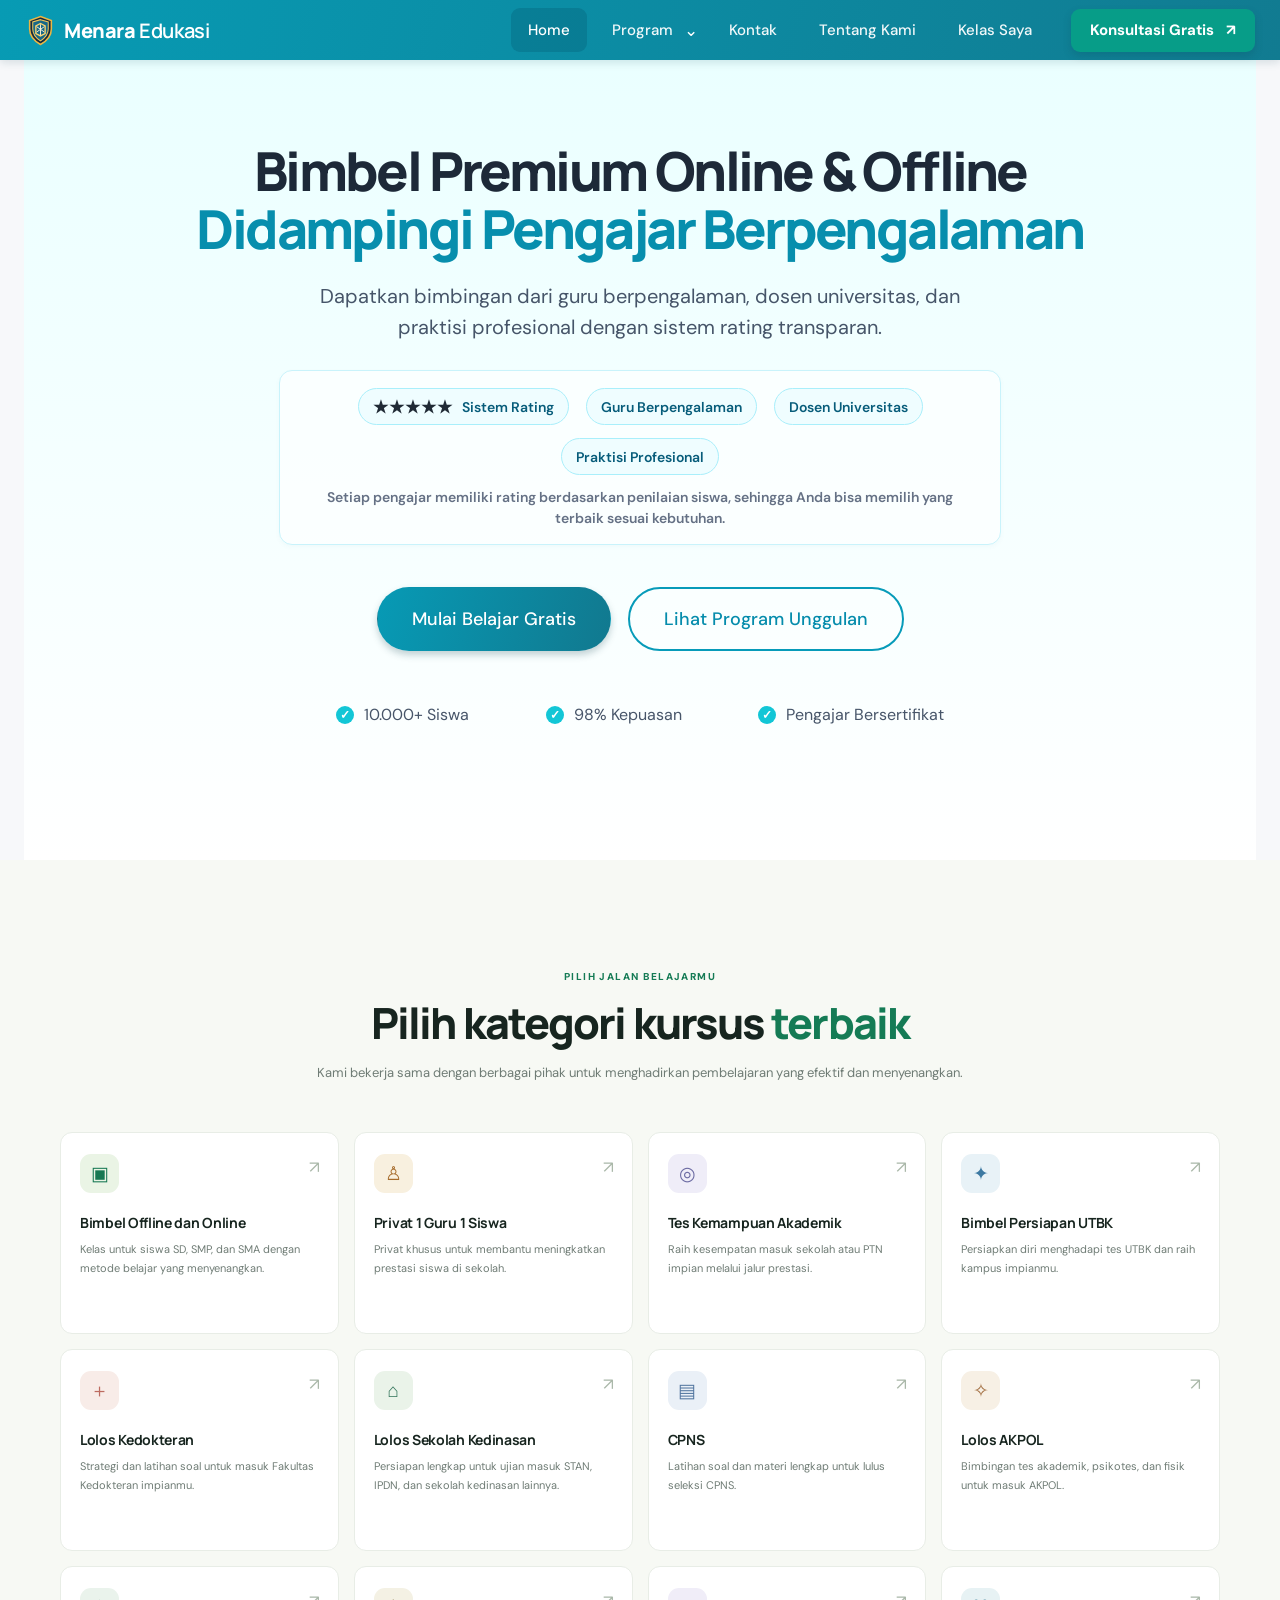
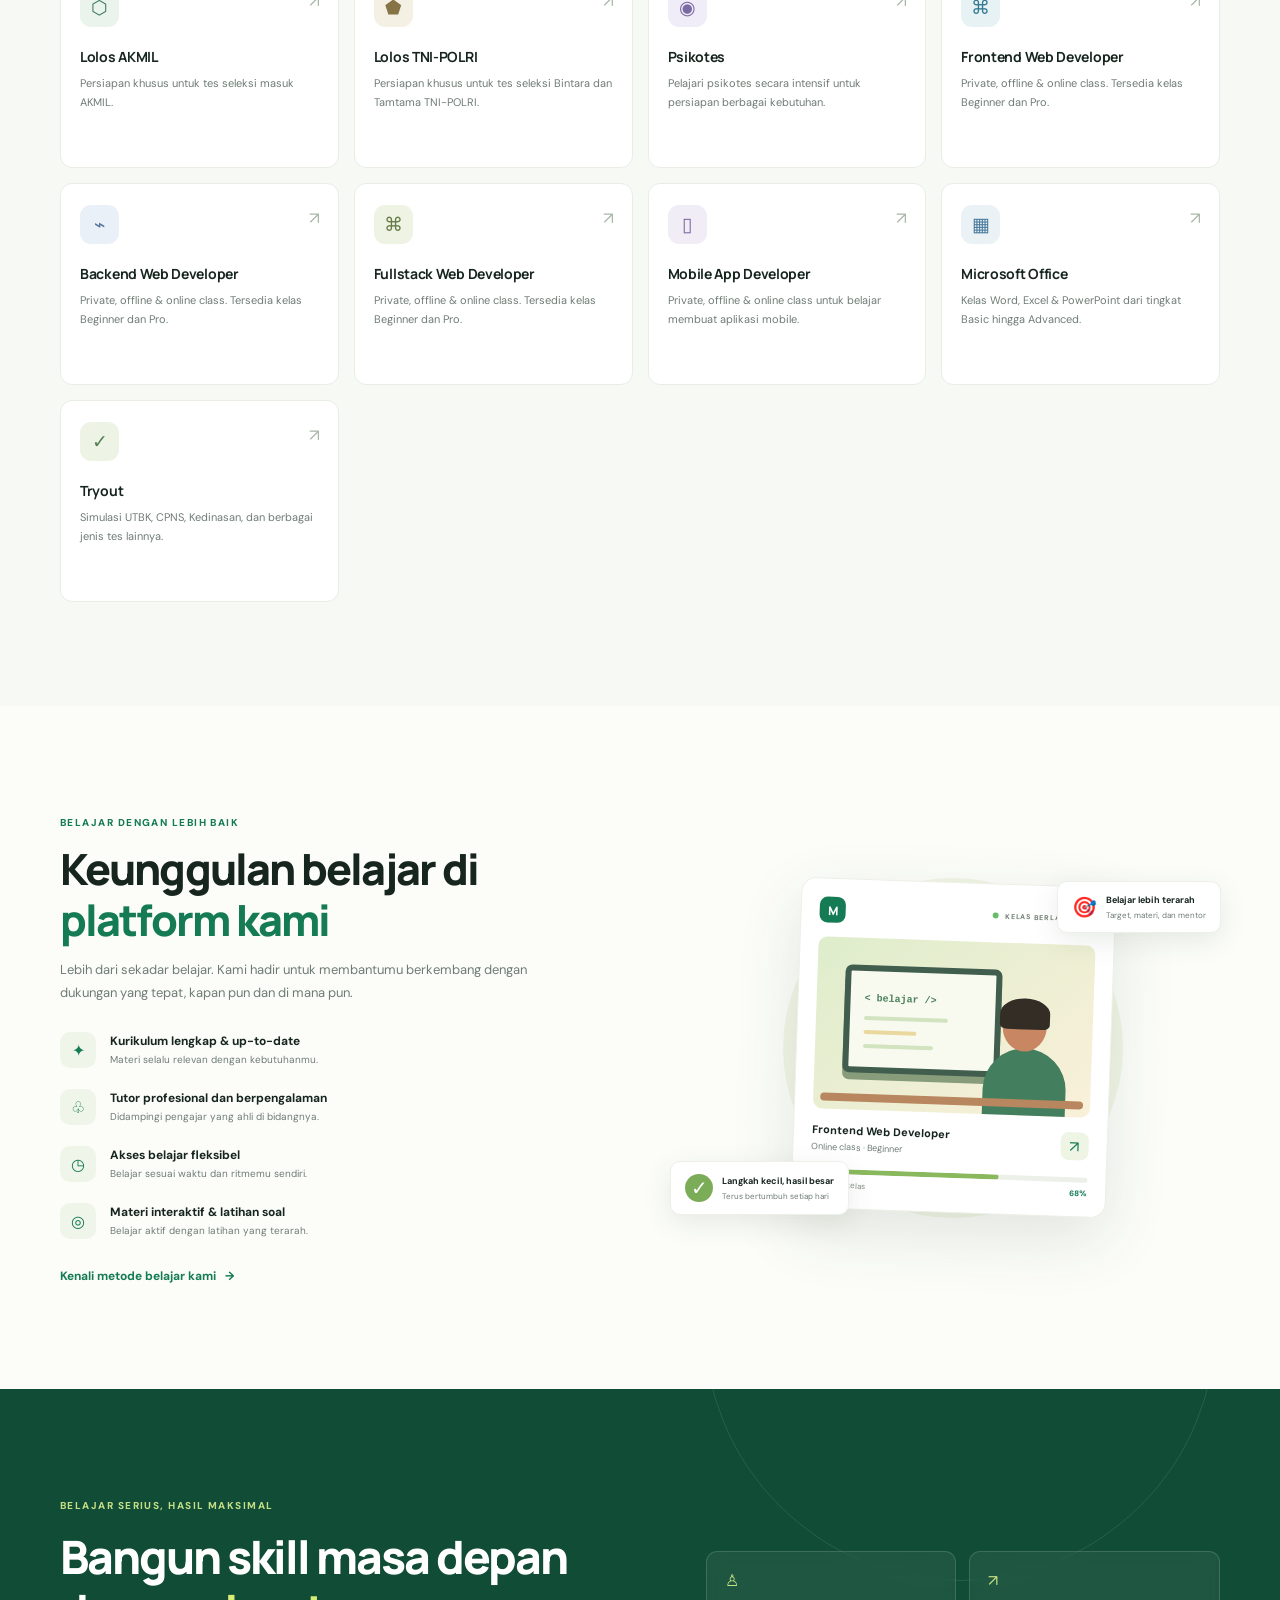
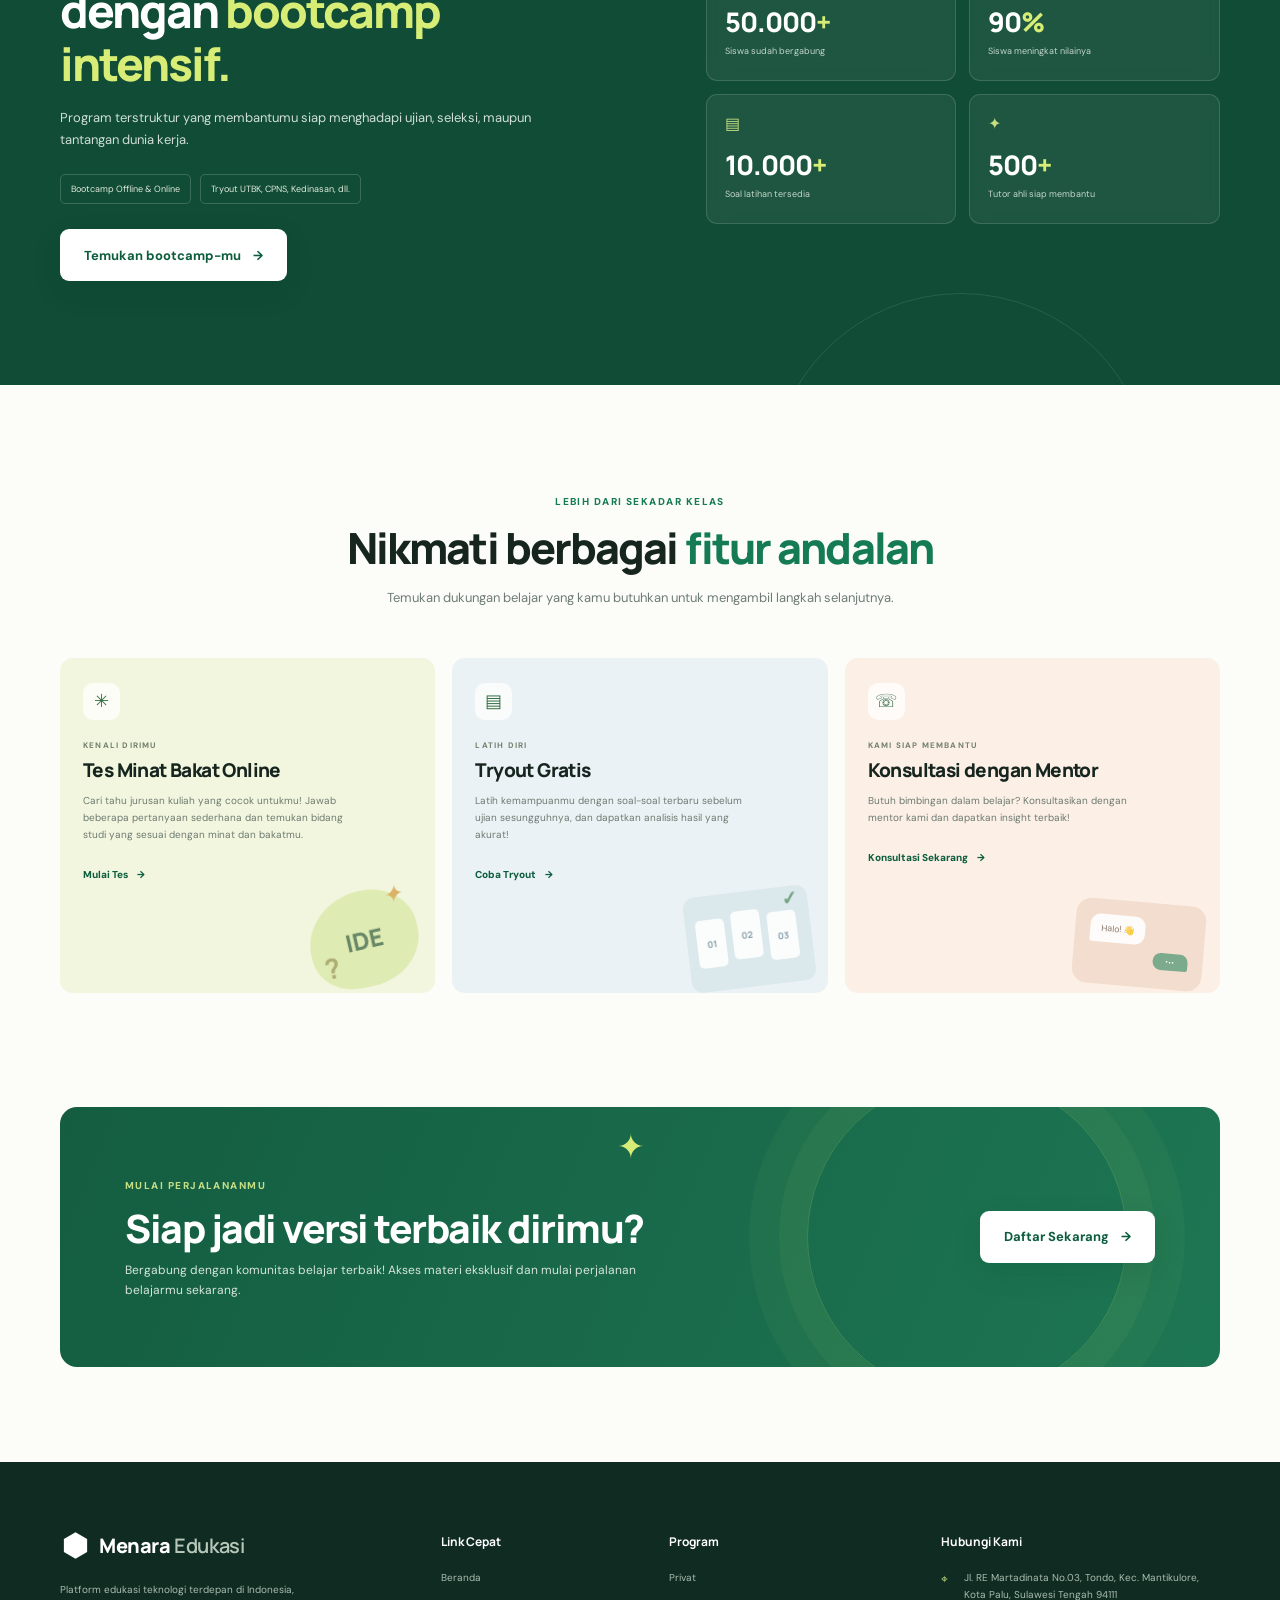
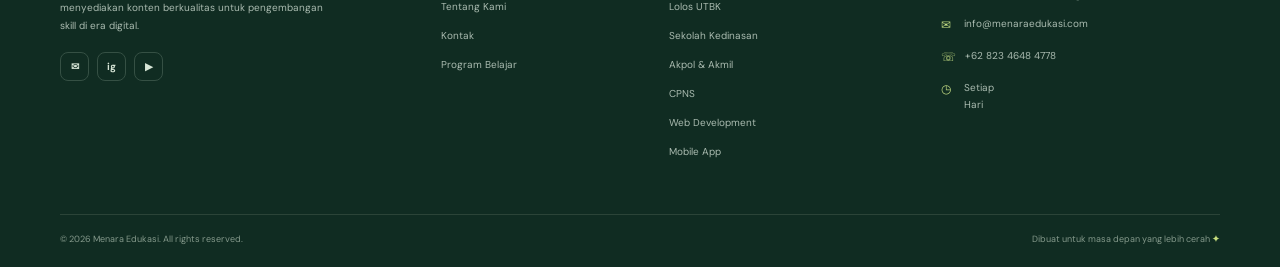
<file: index.html>
<!doctype html>
<html lang="id">
  <head>
    <meta charset="UTF-8" />
    <meta name="viewport" content="width=device-width, initial-scale=1.0" />
    <meta
      name="description"
      content="Menara Edukasi menyediakan bimbel online dan offline, kelas privat, bootcamp, dan tryout bersama pengajar berpengalaman."
    />
    <title>Menara Edukasi — Belajar, Bertumbuh, Berprestasi</title>
    <link rel="preconnect" href="https://fonts.googleapis.com" />
    <link rel="preconnect" href="https://fonts.gstatic.com" crossorigin />
    <link
      href="https://fonts.googleapis.com/css2?family=DM+Sans:wght@400;500;600;700&family=Manrope:wght@400;500;600;700;800&display=swap"
      rel="stylesheet"
    />
    <link rel="stylesheet" href="style.css" />
    <script src="script.js" defer></script>
  </head>
  <body>
    <header class="site-header">
      <nav class="navigation container" aria-label="Navigasi utama">
        <a class="brand" href="#beranda" aria-label="Menara Edukasi, beranda">
          <span class="brand-mark" aria-hidden="true">
            <svg viewBox="0 0 40 40" fill="none">
              <path d="M20 2 34 7v11c0 9-5.8 15.4-14 20C11.8 33.4 6 27 6 18V7l14-5Z" fill="#15293D" stroke="#E9B644" stroke-width="2" />
              <path d="M20 6 30 9v9c0 6.7-3.9 11.5-10 15.4C13.9 29.5 10 24.7 10 18V9l10-3Z" fill="#176889" stroke="#F0C65A" stroke-width="1.3" />
              <path d="M14 24V14l6-3 6 3v10l-6 3-6-3Z" stroke="#FFD66C" stroke-width="1.7" />
              <path d="M20 12v14m-5-11 10 7m0-7-10 7" stroke="#fff5d5" stroke-width="1.2" />
            </svg>
          </span>
          <span>Menara<span class="brand-light"> Edukasi</span></span>
        </a>

        <button class="menu-toggle" type="button" aria-expanded="false" aria-controls="primary-menu">
          <span class="sr-only">Buka menu</span>
          <span></span><span></span><span></span>
        </button>

        <div class="navigation-menu" id="primary-menu">
          <div class="nav-links">
            <a class="nav-link active" href="#beranda">Home</a>
            <div class="nav-program-wrap">
              <a class="nav-link nav-program" href="#program">Program</a>
              <button class="program-toggle" type="button" aria-label="Buka submenu Program" aria-expanded="false" aria-controls="program-submenu">
                <span aria-hidden="true">⌄</span>
              </button>
              <div class="nav-dropdown" id="program-submenu">
                <a href="calistung.html">Calistung</a>
                <a href="https://www.menaraedukasi.com/privat">Privat 1 Guru 1 Siswa</a>
                <a href="https://www.menaraedukasi.com/utbk">UTBK</a>
                <a href="https://www.menaraedukasi.com/kedinasan">Lolos Sekolah Kedinasan</a>
                <a href="https://www.menaraedukasi.com/cpns">CPNS</a>
                <a href="https://www.menaraedukasi.com/tni-polri">Lolos TNI-POLRI</a>
                <a href="https://www.menaraedukasi.com/web-developer">Web Developer</a>
                <a href="https://www.menaraedukasi.com/mobile-app">Mobile App Developer</a>
                <a href="https://www.menaraedukasi.com/microsoft-office">Kursus Komputer (office)</a>
                <a href="https://www.menaraedukasi.com/bimbel-tka">Tes Kemampuan Akademik</a>
              </div>
            </div>
            <a class="nav-link" href="#kontak">Kontak</a>
            <a class="nav-link" href="#tentang">Tentang Kami</a>
            <a class="nav-link" href="#kelas">Kelas Saya</a>
          </div>
          <a class="button button-small button-primary nav-cta" href="#konsultasi">Konsultasi Gratis <span aria-hidden="true">↗</span></a>
        </div>
      </nav>
    </header>

    <main>
      <section class="hero section" id="beranda">
        <div class="hero-panel">
          <div class="hero-content">
            <h1>Bimbel Premium Online &amp; Offline<br /><span>Didampingi Pengajar Berpengalaman</span></h1>
            <p class="hero-lead">
              Dapatkan bimbingan dari guru berpengalaman, dosen universitas, dan<br class="desktop-break" />
              praktisi profesional dengan sistem rating transparan.
            </p>
            <div class="rating-panel">
              <div class="rating-badges">
                <span class="rating-badge rating-stars"><span aria-label="5 bintang">★★★★★</span> Sistem Rating</span>
                <span class="rating-badge">Guru Berpengalaman</span>
                <span class="rating-badge">Dosen Universitas</span>
                <span class="rating-badge">Praktisi Profesional</span>
              </div>
              <p>Setiap pengajar memiliki rating berdasarkan penilaian siswa, sehingga Anda bisa memilih yang<br class="desktop-break" /> terbaik sesuai kebutuhan.</p>
            </div>
            <div class="hero-actions">
              <a class="button button-primary" href="#program">Mulai Belajar Gratis</a>
              <a class="button button-outline" href="#program">Lihat Program Unggulan</a>
            </div>
            <div class="hero-stats">
              <div><span class="stat-check" aria-hidden="true">✓</span><span>10.000+ Siswa</span></div>
              <div><span class="stat-check" aria-hidden="true">✓</span><span>98% Kepuasan</span></div>
              <div><span class="stat-check" aria-hidden="true">✓</span><span>Pengajar Bersertifikat</span></div>
            </div>
          </div>
        </div>
      </section>

      <section class="section programs-section" id="program">
        <div class="container">
          <div class="section-heading centered">
            <span class="eyebrow">PILIH JALAN BELAJARMU</span>
            <h2>Pilih kategori kursus <span>terbaik</span></h2>
            <p>Kami bekerja sama dengan berbagai pihak untuk menghadirkan pembelajaran yang efektif dan menyenangkan.</p>
          </div>
          <div class="program-grid" id="program-grid"></div>
        </div>
      </section>

      <section class="section benefits-section" id="tentang">
        <div class="container benefits-grid">
          <div class="benefits-copy">
            <span class="eyebrow">BELAJAR DENGAN LEBIH BAIK</span>
            <h2>Keunggulan belajar di <span>platform kami</span></h2>
            <p>Lebih dari sekadar belajar. Kami hadir untuk membantumu berkembang dengan dukungan yang tepat, kapan pun dan di mana pun.</p>
            <ul class="benefit-list">
              <li><span class="benefit-icon">✦</span><span><strong>Kurikulum lengkap &amp; up-to-date</strong><small>Materi selalu relevan dengan kebutuhanmu.</small></span></li>
              <li><span class="benefit-icon">♧</span><span><strong>Tutor profesional dan berpengalaman</strong><small>Didampingi pengajar yang ahli di bidangnya.</small></span></li>
              <li><span class="benefit-icon">◷</span><span><strong>Akses belajar fleksibel</strong><small>Belajar sesuai waktu dan ritmemu sendiri.</small></span></li>
              <li><span class="benefit-icon">◎</span><span><strong>Materi interaktif &amp; latihan soal</strong><small>Belajar aktif dengan latihan yang terarah.</small></span></li>
            </ul>
            <a class="text-link" href="#konsultasi">Kenali metode belajar kami <span aria-hidden="true">→</span></a>
          </div>
          <div class="benefits-visual">
            <div class="benefit-card-main">
              <div class="benefit-card-top"><span class="mini-mark">M</span><span class="live-label"><i></i> KELAS BERLANGSUNG</span></div>
              <div class="learning-art">
                <div class="learning-screen">
                  <span class="screen-code">&lt; belajar /&gt;</span>
                  <span class="screen-line line-a"></span><span class="screen-line line-b"></span><span class="screen-line line-c"></span>
                </div>
                <div class="learning-person"><span></span><i></i></div>
                <div class="learning-desk"></div>
              </div>
              <div class="class-info"><span><strong>Frontend Web Developer</strong><small>Online class · Beginner</small></span><span class="class-arrow">↗</span></div>
              <div class="class-progress"><span></span></div>
              <div class="progress-label"><span>Progress kelas</span><b>68%</b></div>
            </div>
            <div class="benefit-note note-top"><span>🎯</span><span><strong>Belajar lebih terarah</strong><small>Target, materi, dan mentor</small></span></div>
            <div class="benefit-note note-bottom"><span class="note-check">✓</span><span><strong>Langkah kecil, hasil besar</strong><small>Terus bertumbuh setiap hari</small></span></div>
            <div class="visual-decoration"></div>
          </div>
        </div>
      </section>

      <section class="section bootcamp-section" id="kelas">
        <div class="container bootcamp-grid">
          <div class="bootcamp-copy">
            <span class="eyebrow eyebrow-light">BELAJAR SERIUS, HASIL MAKSIMAL</span>
            <h2>Bangun skill masa depan dengan <span>bootcamp intensif.</span></h2>
            <p>Program terstruktur yang membantumu siap menghadapi ujian, seleksi, maupun tantangan dunia kerja.</p>
            <div class="bootcamp-pills"><span>Bootcamp Offline &amp; Online</span><span>Tryout UTBK, CPNS, Kedinasan, dll.</span></div>
            <a class="button button-white" href="#program">Temukan bootcamp-mu <span aria-hidden="true">→</span></a>
          </div>
          <div class="bootcamp-stats">
            <div class="stat-card"><span class="stat-icon">♙</span><strong>50.000<span>+</span></strong><small>Siswa sudah bergabung</small></div>
            <div class="stat-card"><span class="stat-icon">↗</span><strong>90<span>%</span></strong><small>Siswa meningkat nilainya</small></div>
            <div class="stat-card"><span class="stat-icon">▤</span><strong>10.000<span>+</span></strong><small>Soal latihan tersedia</small></div>
            <div class="stat-card"><span class="stat-icon">✦</span><strong>500<span>+</span></strong><small>Tutor ahli siap membantu</small></div>
          </div>
        </div>
      </section>

      <section class="section features-section">
        <div class="container">
          <div class="section-heading centered">
            <span class="eyebrow">LEBIH DARI SEKADAR KELAS</span>
            <h2>Nikmati berbagai <span>fitur andalan</span></h2>
            <p>Temukan dukungan belajar yang kamu butuhkan untuk mengambil langkah selanjutnya.</p>
          </div>
          <div class="feature-grid">
            <article class="feature-card feature-lime">
              <span class="feature-icon">✳</span><span class="feature-tag">KENALI DIRIMU</span>
              <h3>Tes Minat Bakat Online</h3>
              <p>Cari tahu jurusan kuliah yang cocok untukmu! Jawab beberapa pertanyaan sederhana dan temukan bidang studi yang sesuai dengan minat dan bakatmu.</p>
              <a href="#konsultasi" class="feature-link">Mulai Tes <span>→</span></a>
              <div class="feature-decoration interest-decoration"><span>IDE</span><i>✦</i><b>?</b></div>
            </article>
            <article class="feature-card feature-blue">
              <span class="feature-icon">▤</span><span class="feature-tag">LATIH DIRI</span>
              <h3>Tryout Gratis</h3>
              <p>Latih kemampuanmu dengan soal-soal terbaru sebelum ujian sesungguhnya, dan dapatkan analisis hasil yang akurat!</p>
              <a href="#program" class="feature-link">Coba Tryout <span>→</span></a>
              <div class="feature-decoration tryout-decoration"><span>01</span><span>02</span><span>03</span><b>✓</b></div>
            </article>
            <article class="feature-card feature-peach" id="konsultasi">
              <span class="feature-icon">☏</span><span class="feature-tag">KAMI SIAP MEMBANTU</span>
              <h3>Konsultasi dengan Mentor</h3>
              <p>Butuh bimbingan dalam belajar? Konsultasikan dengan mentor kami dan dapatkan insight terbaik!</p>
              <a href="mailto:info@menaraedukasi.com?subject=Konsultasi%20belajar" class="feature-link">Konsultasi Sekarang <span>→</span></a>
              <div class="feature-decoration mentor-decoration"><span>Halo! 👋</span><i>•••</i></div>
            </article>
          </div>
        </div>
      </section>

      <section class="section signup-section">
        <div class="container signup-banner">
          <div class="signup-sparkle">✦</div>
          <div class="signup-copy">
            <span class="eyebrow eyebrow-light">MULAI PERJALANANMU</span>
            <h2>Siap jadi versi terbaik dirimu?</h2>
            <p>Bergabung dengan komunitas belajar terbaik! Akses materi eksklusif dan mulai perjalanan belajarmu sekarang.</p>
          </div>
          <a class="button button-white" href="mailto:info@menaraedukasi.com?subject=Daftar%20Menara%20Edukasi">Daftar Sekarang <span aria-hidden="true">→</span></a>
          <div class="signup-orbit"></div>
        </div>
      </section>
    </main>

    <footer class="site-footer" id="kontak">
      <div class="container footer-main">
        <div class="footer-about">
          <a class="brand footer-brand" href="#beranda">
            <span class="brand-mark" aria-hidden="true">
              <svg viewBox="0 0 40 40" fill="none"><path d="M20 3 35 11.5v17L20 37 5 28.5v-17L20 3Z" fill="currentColor" /><path d="M13 25V15l7-4 7 4v10l-7 4-7-4Z" stroke="white" stroke-width="2" /></svg>
            </span>
            <span>Menara<span class="brand-light"> Edukasi</span></span>
          </a>
          <p>Platform edukasi teknologi terdepan di Indonesia, menyediakan konten berkualitas untuk pengembangan skill di era digital.</p>
          <div class="social-links" aria-label="Media sosial">
            <a href="mailto:info@menaraedukasi.com" aria-label="Email">✉</a>
            <a href="https://www.instagram.com/" target="_blank" rel="noreferrer" aria-label="Instagram">ig</a>
            <a href="https://www.youtube.com/" target="_blank" rel="noreferrer" aria-label="YouTube">▶</a>
          </div>
        </div>
        <div class="footer-column">
          <h3>Link Cepat</h3>
          <a href="#beranda">Beranda</a><a href="#tentang">Tentang Kami</a><a href="#kontak">Kontak</a><a href="#program">Program Belajar</a>
        </div>
        <div class="footer-column">
          <h3>Program</h3>
          <a href="#program">Privat</a><a href="#program">Lolos UTBK</a><a href="#program">Sekolah Kedinasan</a><a href="#program">Akpol &amp; Akmil</a><a href="#program">CPNS</a><a href="#program">Web Development</a><a href="#program">Mobile App</a>
        </div>
        <div class="footer-column footer-contact">
          <h3>Hubungi Kami</h3>
          <p><span>⌖</span> Jl. RE Martadinata No.03, Tondo, Kec. Mantikulore, Kota Palu, Sulawesi Tengah 94111</p>
          <a href="mailto:info@menaraedukasi.com"><span>✉</span> info@menaraedukasi.com</a>
          <a href="tel:+6282346484778"><span>☏</span> +62 823 4648 4778</a>
          <p><span>◷</span> Setiap Hari</p>
        </div>
      </div>
      <div class="container footer-bottom">
        <span>© 2026 Menara Edukasi. All rights reserved.</span>
        <span>Dibuat untuk masa depan yang lebih cerah <b>✦</b></span>
      </div>
    </footer>
  </body>
</html>
</file>
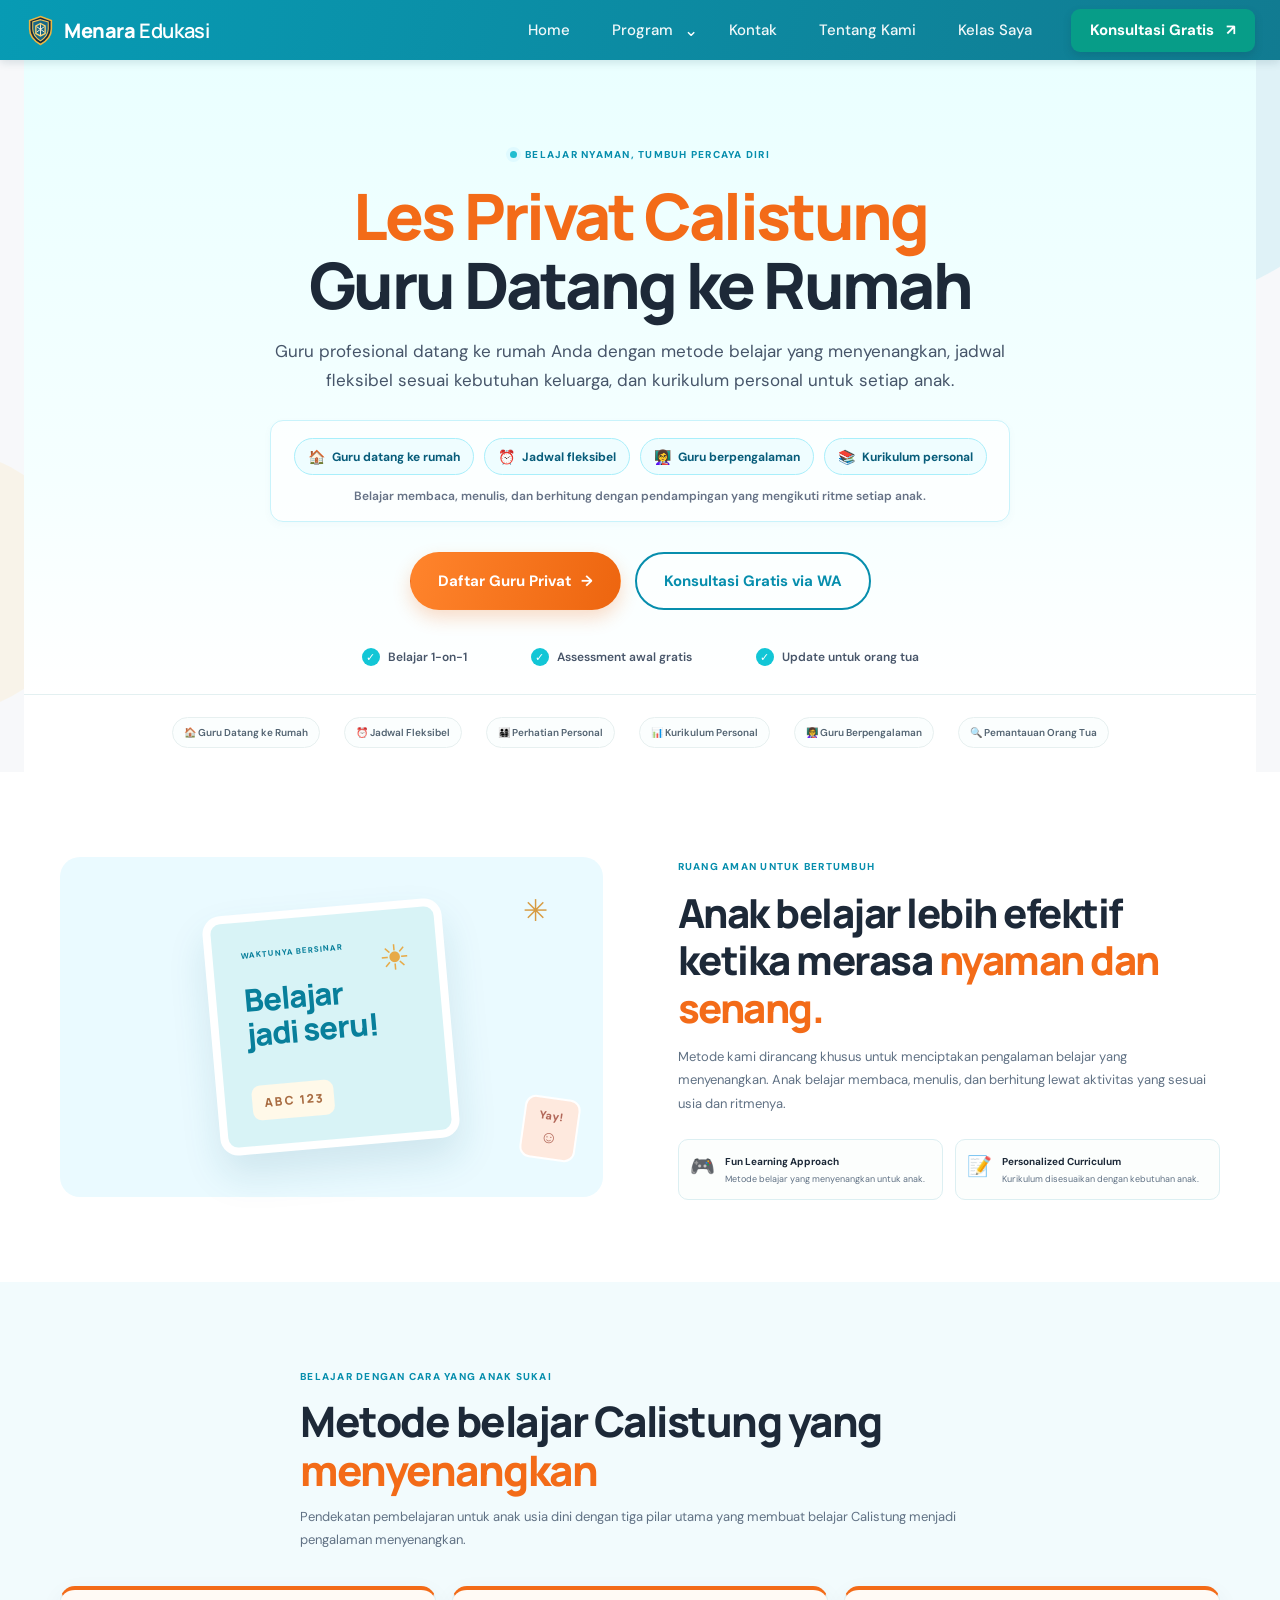
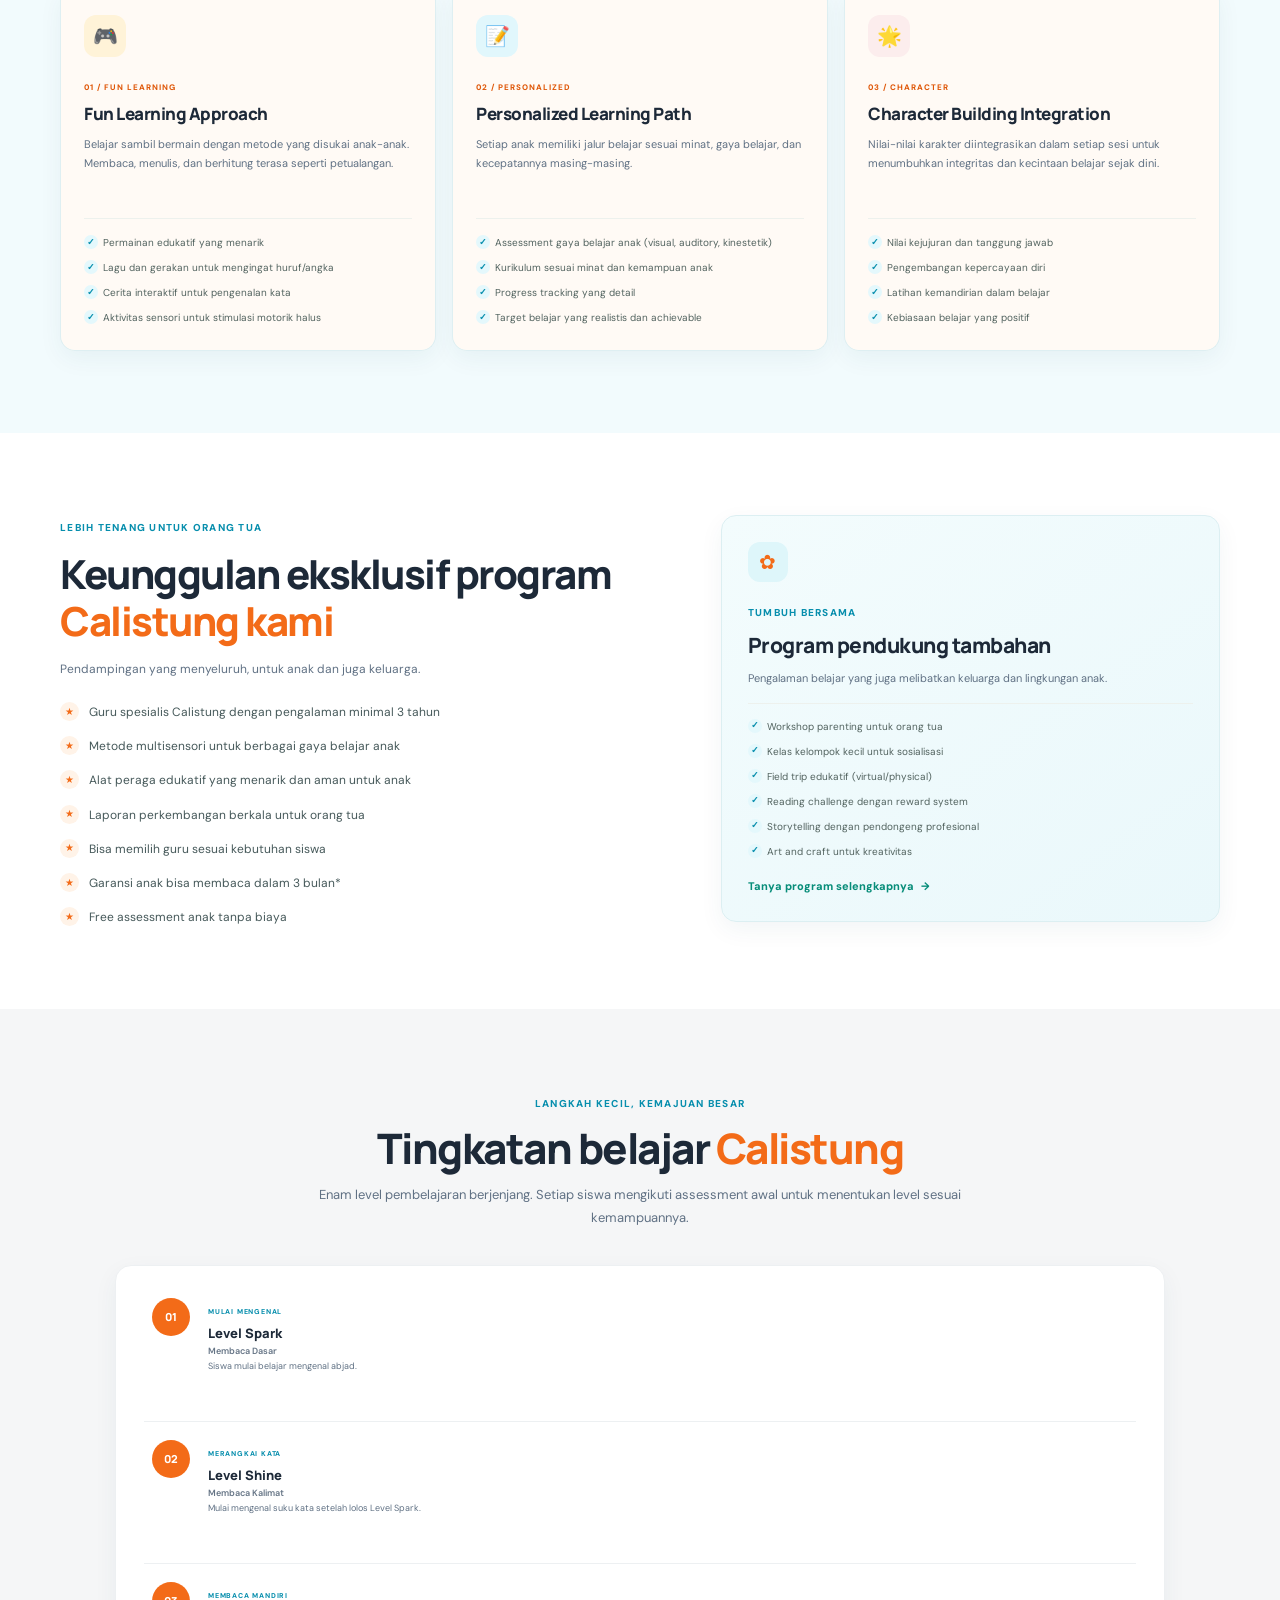
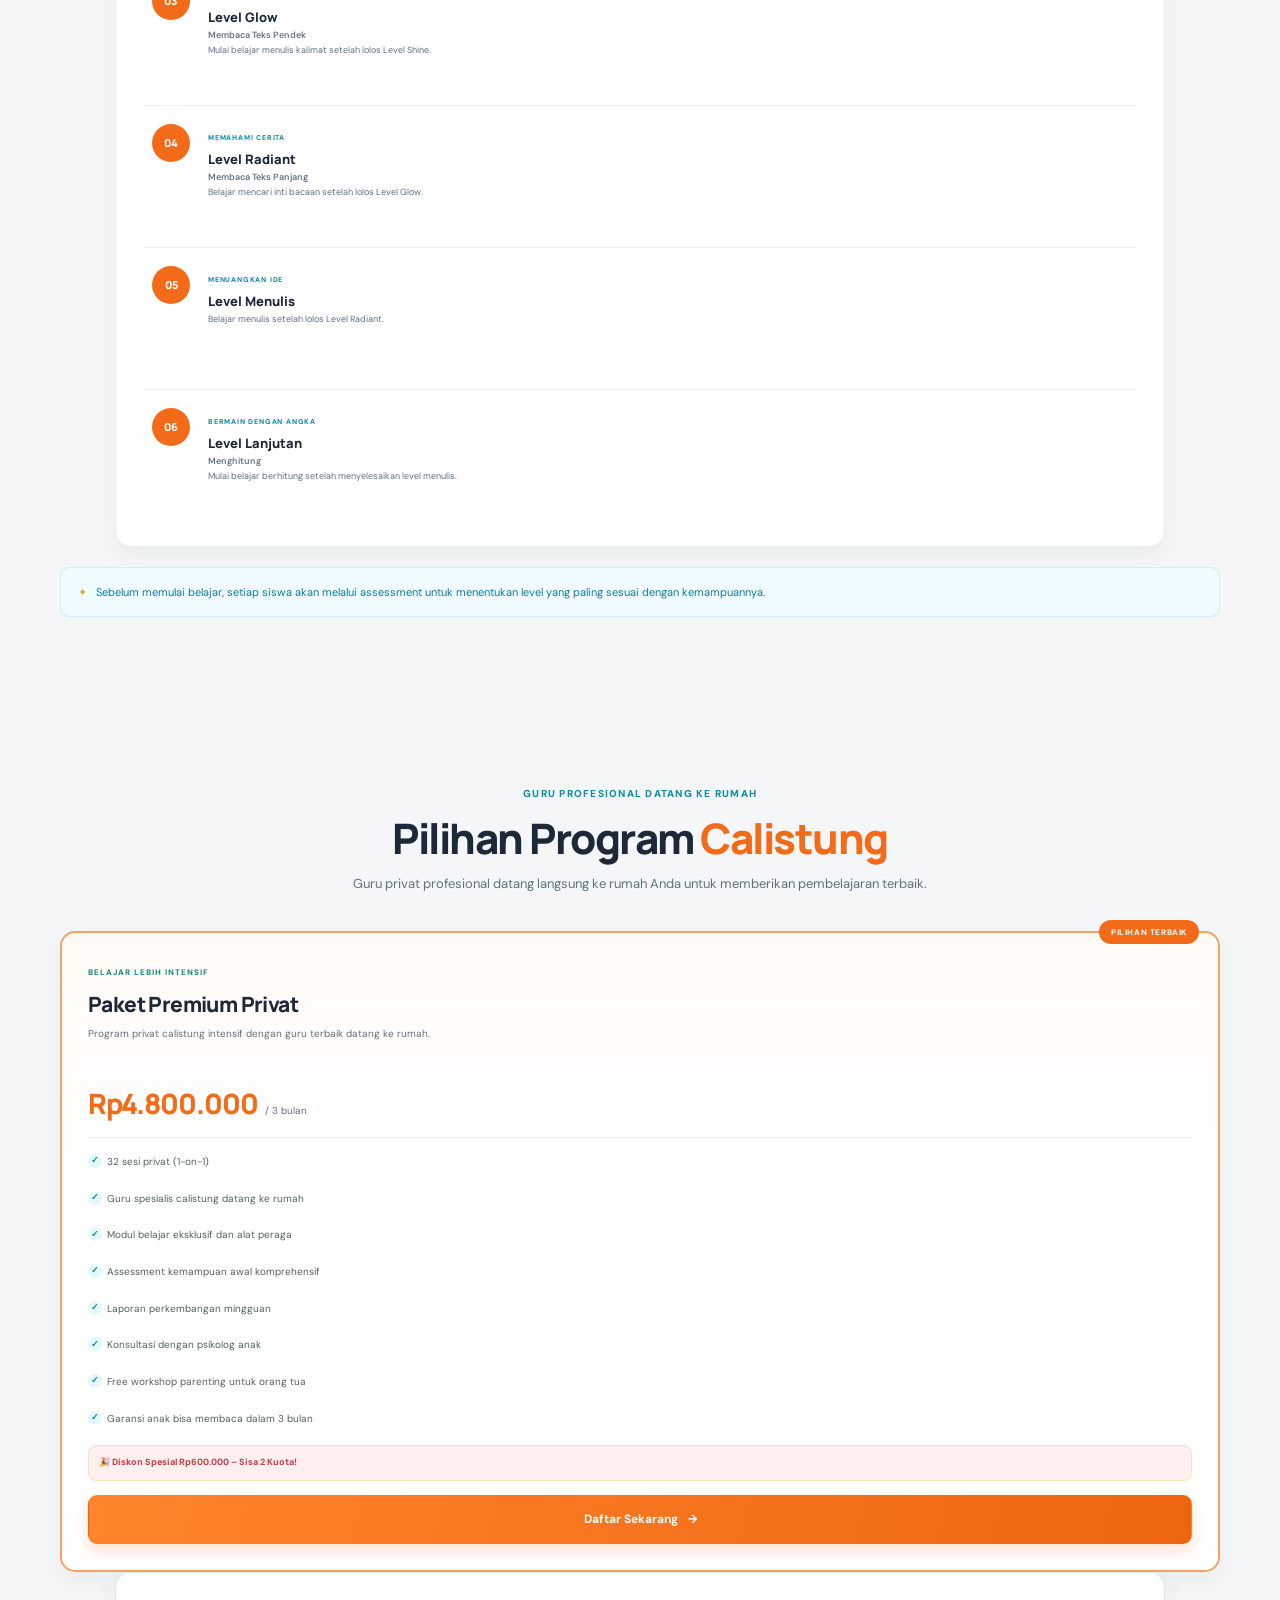
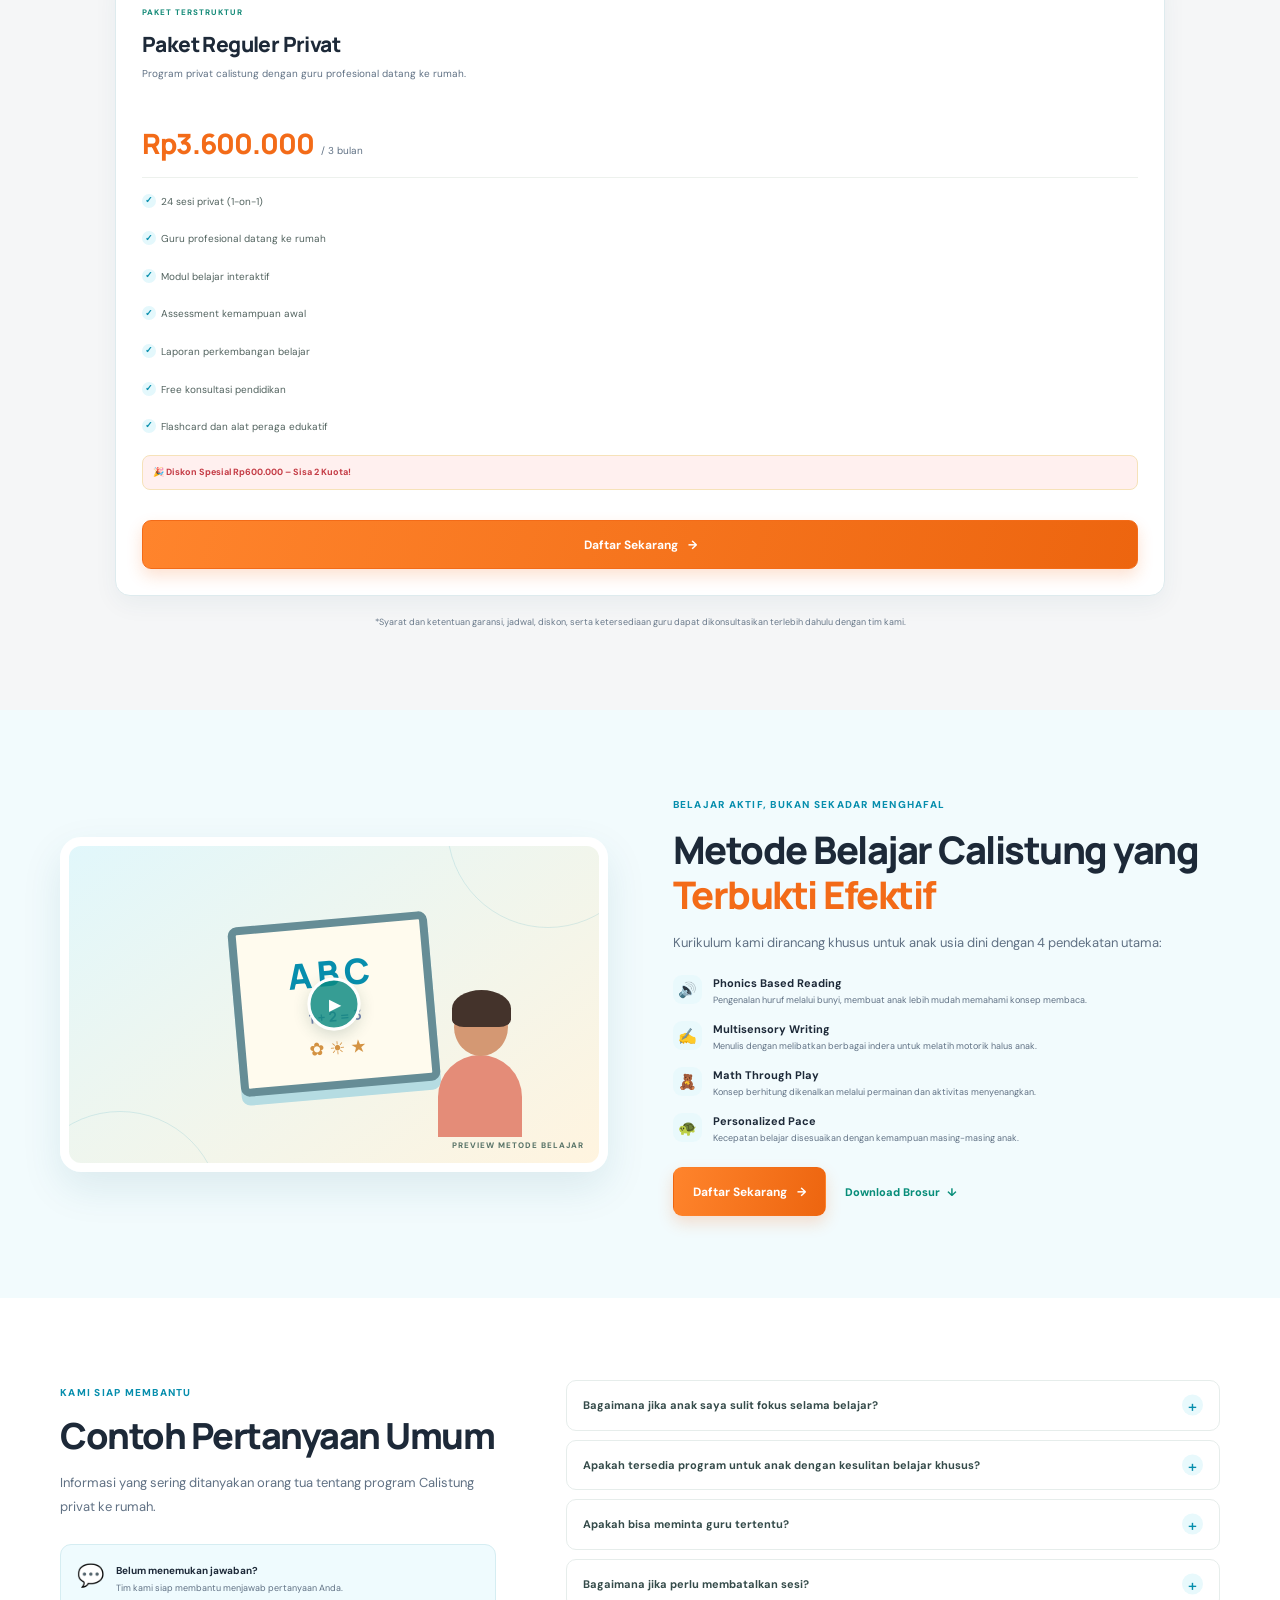
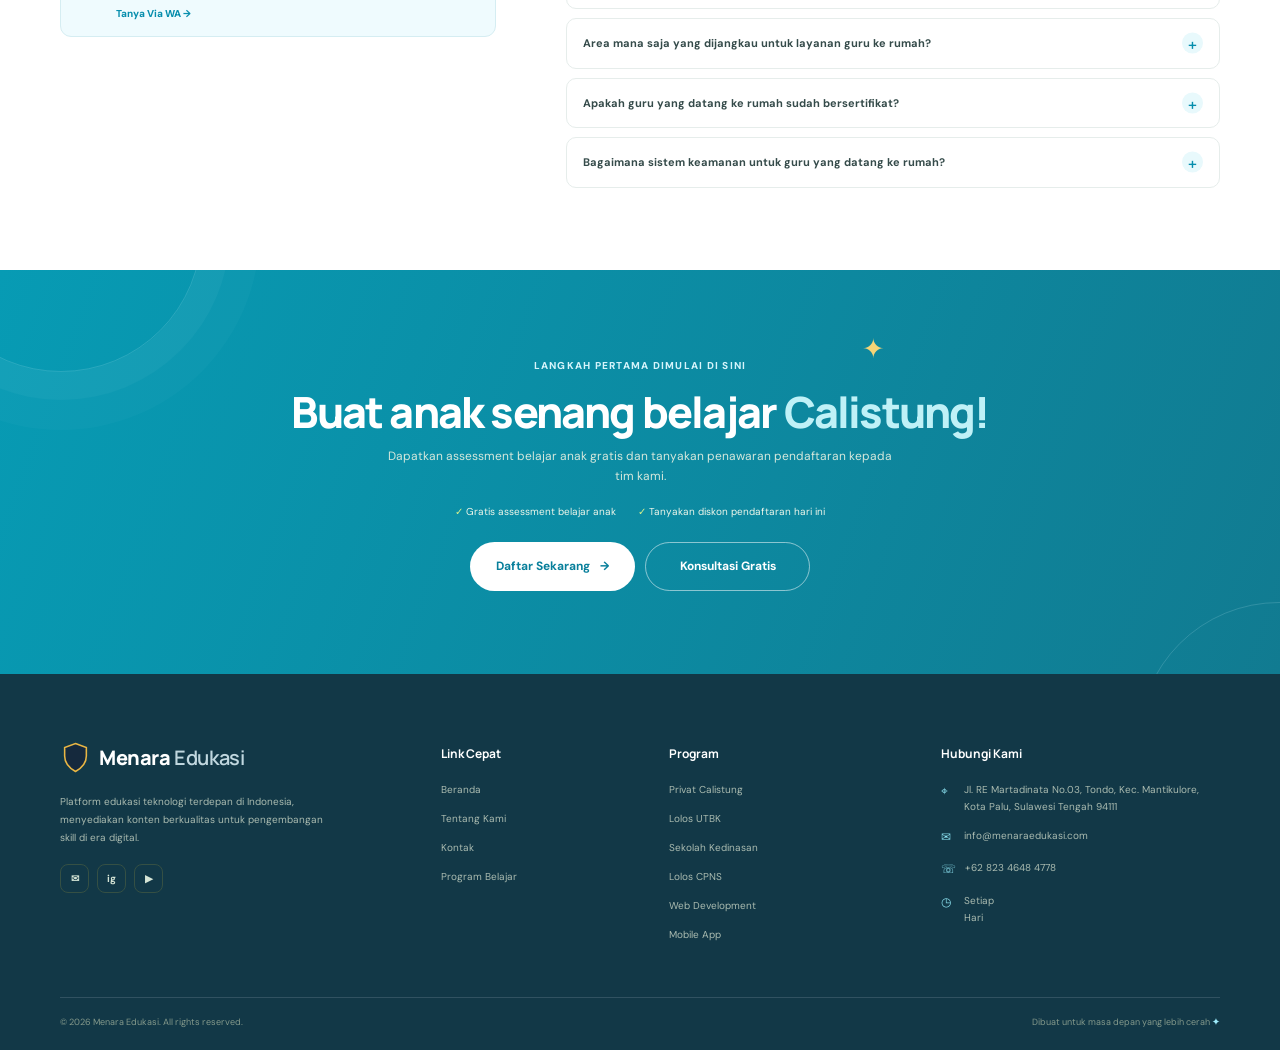
<file: calistung.html>
<!doctype html>
<html lang="id">
  <head>
    <meta charset="UTF-8" />
    <meta name="viewport" content="width=device-width, initial-scale=1.0" />
    <meta name="description" content="Les privat Calistung untuk anak usia dini. Guru profesional datang ke rumah, jadwal fleksibel, dan kurikulum personal." />
    <title>Les Privat Calistung Guru ke Rumah — Menara Edukasi</title>
    <link rel="preconnect" href="https://fonts.googleapis.com" />
    <link rel="preconnect" href="https://fonts.gstatic.com" crossorigin />
    <link href="https://fonts.googleapis.com/css2?family=DM+Sans:wght@400;500;600;700&family=Manrope:wght@400;500;600;700;800&display=swap" rel="stylesheet" />
    <link rel="stylesheet" href="style.css" />
    <link rel="stylesheet" href="calistung.css" />
    <script src="script.js" defer></script>
  </head>
  <body class="calistung-page">
    <header class="site-header">
      <nav class="navigation container" aria-label="Navigasi utama">
        <a class="brand" href="index.html#beranda" aria-label="Menara Edukasi, beranda">
          <span class="brand-mark" aria-hidden="true">
            <svg viewBox="0 0 40 40" fill="none">
              <path d="M20 2 34 7v11c0 9-5.8 15.4-14 20C11.8 33.4 6 27 6 18V7l14-5Z" fill="#15293D" stroke="#E9B644" stroke-width="2" />
              <path d="M20 6 30 9v9c0 6.7-3.9 11.5-10 15.4C13.9 29.5 10 24.7 10 18V9l10-3Z" fill="#176889" stroke="#F0C65A" stroke-width="1.3" />
              <path d="M14 24V14l6-3 6 3v10l-6 3-6-3Z" stroke="#FFD66C" stroke-width="1.7" />
              <path d="M20 12v14m-5-11 10 7m0-7-10 7" stroke="#fff5d5" stroke-width="1.2" />
            </svg>
          </span>
          <span>Menara<span class="brand-light"> Edukasi</span></span>
        </a>
        <button class="menu-toggle" type="button" aria-expanded="false" aria-controls="primary-menu">
          <span class="sr-only">Buka menu</span><span></span><span></span><span></span>
        </button>
        <div class="navigation-menu" id="primary-menu">
          <div class="nav-links">
            <a class="nav-link" href="index.html#beranda">Home</a>
            <div class="nav-program-wrap">
              <a class="nav-link nav-program active" href="index.html#program">Program</a>
              <button class="program-toggle" type="button" aria-label="Buka submenu Program" aria-expanded="false" aria-controls="program-submenu"><span aria-hidden="true">⌄</span></button>
              <div class="nav-dropdown" id="program-submenu">
                <a href="calistung.html" aria-current="page">Calistung</a>
                <a href="https://www.menaraedukasi.com/privat">Privat 1 Guru 1 Siswa</a>
                <a href="https://www.menaraedukasi.com/utbk">UTBK</a>
                <a href="https://www.menaraedukasi.com/kedinasan">Lolos Sekolah Kedinasan</a>
                <a href="https://www.menaraedukasi.com/cpns">CPNS</a>
                <a href="https://www.menaraedukasi.com/tni-polri">Lolos TNI-POLRI</a>
                <a href="https://www.menaraedukasi.com/web-developer">Web Developer</a>
                <a href="https://www.menaraedukasi.com/mobile-app">Mobile App Developer</a>
                <a href="https://www.menaraedukasi.com/microsoft-office">Kursus Komputer (office)</a>
                <a href="https://www.menaraedukasi.com/bimbel-tka">Tes Kemampuan Akademik</a>
              </div>
            </div>
            <a class="nav-link" href="#faq">Kontak</a>
            <a class="nav-link" href="#metode">Tentang Kami</a>
            <a class="nav-link" href="#jenjang">Kelas Saya</a>
          </div>
          <a class="button button-small button-primary nav-cta" href="#paket">Konsultasi Gratis <span aria-hidden="true">↗</span></a>
        </div>
      </nav>
    </header>

    <main>
      <section class="cal-hero" id="beranda">
        <div class="cal-hero-decoration cal-hero-decoration-one"></div>
        <div class="cal-hero-decoration cal-hero-decoration-two"></div>
        <div class="container cal-hero-grid">
          <div class="cal-hero-copy">
            <span class="cal-eyebrow"><span></span> BELAJAR NYAMAN, TUMBUH PERCAYA DIRI</span>
            <h1><span class="hero-orange">Les Privat Calistung</span><br /><span>Guru Datang ke Rumah</span></h1>
            <p class="cal-hero-lead">Guru profesional datang ke rumah Anda dengan metode belajar yang menyenangkan, jadwal fleksibel sesuai kebutuhan keluarga, dan kurikulum personal untuk setiap anak.</p>
            <div class="cal-hero-proof">
              <span class="proof-pill"><b>🏠</b> Guru datang ke rumah</span>
              <span class="proof-pill"><b>⏰</b> Jadwal fleksibel</span>
              <span class="proof-pill"><b>👩‍🏫</b> Guru berpengalaman</span>
              <span class="proof-pill"><b>📚</b> Kurikulum personal</span>
              <p>Belajar membaca, menulis, dan berhitung dengan pendampingan yang mengikuti ritme setiap anak.</p>
            </div>
            <div class="cal-hero-actions">
              <a class="cal-button cal-button-primary" href="#paket">Daftar Guru Privat <span aria-hidden="true">→</span></a>
              <a class="cal-button cal-button-whatsapp" href="https://wa.me/6282346484778?text=Halo%20Menara%20Edukasi%2C%20saya%20ingin%20konsultasi%20les%20privat%20Calistung." target="_blank" rel="noreferrer">Konsultasi Gratis via WA</a>
            </div>
            <div class="cal-hero-trust">
              <div><span>✓</span><strong>Belajar 1-on-1</strong></div>
              <div><span>✓</span><strong>Assessment awal gratis</strong></div>
              <div><span>✓</span><strong>Update untuk orang tua</strong></div>
            </div>
          </div>
          <div class="cal-hero-visual" aria-label="Ilustrasi anak belajar Calistung dengan guru">
            <div class="cal-orbit"></div>
            <div class="cal-sun"></div>
            <div class="cal-book book-back"></div>
            <div class="cal-book book-front"><span>A</span><span>1</span><span>✦</span></div>
            <div class="cal-hero-kid"><span class="kid-hair"></span><span class="kid-face"><i></i></span><span class="kid-body"></span><span class="kid-arm"></span></div>
            <div class="cal-hero-teacher"><span class="teacher-hair"></span><span class="teacher-face"><i></i></span><span class="teacher-body"></span></div>
            <div class="cal-hero-caption"><span>✦</span><span><b>Belajar dengan gembira</b><small>Setiap anak punya cara belajar sendiri</small></span></div>
            <span class="cal-floating-letter">A</span><span class="cal-floating-number">1 2 3</span>
          </div>
        </div>
        <div class="container cal-highlights">
          <span>🏠 Guru Datang ke Rumah</span><span>⏰ Jadwal Fleksibel</span><span>👨‍👩‍👧‍👦 Perhatian Personal</span>
          <span>📊 Kurikulum Personal</span><span>👩‍🏫 Guru Berpengalaman</span><span>🔍 Pemantauan Orang Tua</span>
        </div>
      </section>

      <section class="cal-section cal-intro">
        <div class="container cal-intro-grid">
          <div class="cal-intro-art"><span class="intro-sparkle">✳</span><div class="intro-card"><span class="intro-card-label">WAKTUNYA BERSINAR</span><strong>Belajar<br />jadi seru!</strong><span class="intro-card-letters">A B C &nbsp; 1 2 3</span><span class="intro-card-sun">☀</span></div><span class="intro-sticker">Yay! <b>☺</b></span></div>
          <div class="cal-intro-copy">
            <span class="cal-eyebrow">RUANG AMAN UNTUK BERTUMBUH</span>
            <h2>Anak belajar lebih efektif ketika merasa <span>nyaman dan senang.</span></h2>
            <p>Metode kami dirancang khusus untuk menciptakan pengalaman belajar yang menyenangkan. Anak belajar membaca, menulis, dan berhitung lewat aktivitas yang sesuai usia dan ritmenya.</p>
            <div class="cal-mini-features">
              <article><span>🎮</span><div><h3>Fun Learning Approach</h3><p>Metode belajar yang menyenangkan untuk anak.</p></div></article>
              <article><span>📝</span><div><h3>Personalized Curriculum</h3><p>Kurikulum disesuaikan dengan kebutuhan anak.</p></div></article>
            </div>
          </div>
        </div>
      </section>

      <section class="cal-section cal-method-section" id="metode">
        <div class="container">
          <div class="cal-section-heading">
            <span class="cal-eyebrow">BELAJAR DENGAN CARA YANG ANAK SUKAI</span>
            <h2>Metode belajar Calistung yang <span>menyenangkan</span></h2>
            <p>Pendekatan pembelajaran untuk anak usia dini dengan tiga pilar utama yang membuat belajar Calistung menjadi pengalaman menyenangkan.</p>
          </div>
          <div class="cal-method-grid">
            <article class="cal-method-card">
              <span class="method-icon method-icon-yellow">🎮</span><span class="method-number">01 / FUN LEARNING</span>
              <h3>Fun Learning Approach</h3><p>Belajar sambil bermain dengan metode yang disukai anak-anak. Membaca, menulis, dan berhitung terasa seperti petualangan.</p>
              <ul><li>Permainan edukatif yang menarik</li><li>Lagu dan gerakan untuk mengingat huruf/angka</li><li>Cerita interaktif untuk pengenalan kata</li><li>Aktivitas sensori untuk stimulasi motorik halus</li></ul>
            </article>
            <article class="cal-method-card">
              <span class="method-icon method-icon-blue">📝</span><span class="method-number">02 / PERSONALIZED</span>
              <h3>Personalized Learning Path</h3><p>Setiap anak memiliki jalur belajar sesuai minat, gaya belajar, dan kecepatannya masing-masing.</p>
              <ul><li>Assessment gaya belajar anak (visual, auditory, kinestetik)</li><li>Kurikulum sesuai minat dan kemampuan anak</li><li>Progress tracking yang detail</li><li>Target belajar yang realistis dan achievable</li></ul>
            </article>
            <article class="cal-method-card">
              <span class="method-icon method-icon-pink">🌟</span><span class="method-number">03 / CHARACTER</span>
              <h3>Character Building Integration</h3><p>Nilai-nilai karakter diintegrasikan dalam setiap sesi untuk menumbuhkan integritas dan kecintaan belajar sejak dini.</p>
              <ul><li>Nilai kejujuran dan tanggung jawab</li><li>Pengembangan kepercayaan diri</li><li>Latihan kemandirian dalam belajar</li><li>Kebiasaan belajar yang positif</li></ul>
            </article>
          </div>
        </div>
      </section>

      <section class="cal-section cal-advantages">
        <div class="container cal-advantages-grid">
          <div>
            <span class="cal-eyebrow">LEBIH TENANG UNTUK ORANG TUA</span>
            <h2>Keunggulan eksklusif program <span>Calistung kami</span></h2>
            <p class="cal-muted">Pendampingan yang menyeluruh, untuk anak dan juga keluarga.</p>
            <ul class="cal-check-list">
              <li>Guru spesialis Calistung dengan pengalaman minimal 3 tahun</li>
              <li>Metode multisensori untuk berbagai gaya belajar anak</li>
              <li>Alat peraga edukatif yang menarik dan aman untuk anak</li>
              <li>Laporan perkembangan berkala untuk orang tua</li>
              <li>Bisa memilih guru sesuai kebutuhan siswa</li>
              <li>Garansi anak bisa membaca dalam 3 bulan*</li>
              <li>Free assessment anak tanpa biaya</li>
            </ul>
          </div>
          <aside class="cal-support-card">
            <span class="support-card-icon">✿</span><span class="cal-eyebrow">TUMBUH BERSAMA</span>
            <h3>Program pendukung tambahan</h3><p>Pengalaman belajar yang juga melibatkan keluarga dan lingkungan anak.</p>
            <ul><li>Workshop parenting untuk orang tua</li><li>Kelas kelompok kecil untuk sosialisasi</li><li>Field trip edukatif (virtual/physical)</li><li>Reading challenge dengan reward system</li><li>Storytelling dengan pendongeng profesional</li><li>Art and craft untuk kreativitas</li></ul>
            <a href="#paket" class="cal-text-link">Tanya program selengkapnya <span>→</span></a>
          </aside>
        </div>
      </section>

      <section class="cal-section cal-levels-section" id="jenjang">
        <div class="container">
          <div class="cal-section-heading centered">
            <span class="cal-eyebrow">LANGKAH KECIL, KEMAJUAN BESAR</span>
            <h2>Tingkatan belajar <span>Calistung</span></h2>
            <p>Enam level pembelajaran berjenjang. Setiap siswa mengikuti assessment awal untuk menentukan level sesuai kemampuannya.</p>
          </div>
          <div class="cal-levels">
            <article class="cal-level"><span class="level-index">01</span><span class="level-emoji">🔤</span><div><span class="level-label">MULAI MENGENAL</span><h3>Level Spark <small>Membaca Dasar</small></h3><p>Siswa mulai belajar mengenal abjad.</p></div></article>
            <article class="cal-level"><span class="level-index">02</span><span class="level-emoji">💬</span><div><span class="level-label">MERANGKAI KATA</span><h3>Level Shine <small>Membaca Kalimat</small></h3><p>Mulai mengenal suku kata setelah lolos Level Spark.</p></div></article>
            <article class="cal-level"><span class="level-index">03</span><span class="level-emoji">📖</span><div><span class="level-label">MEMBACA MANDIRI</span><h3>Level Glow <small>Membaca Teks Pendek</small></h3><p>Mulai belajar menulis kalimat setelah lolos Level Shine.</p></div></article>
            <article class="cal-level"><span class="level-index">04</span><span class="level-emoji">✨</span><div><span class="level-label">MEMAHAMI CERITA</span><h3>Level Radiant <small>Membaca Teks Panjang</small></h3><p>Belajar mencari inti bacaan setelah lolos Level Glow.</p></div></article>
            <article class="cal-level"><span class="level-index">05</span><span class="level-emoji">✍️</span><div><span class="level-label">MENUANGKAN IDE</span><h3>Level Menulis</h3><p>Belajar menulis setelah lolos Level Radiant.</p></div></article>
            <article class="cal-level"><span class="level-index">06</span><span class="level-emoji">🔢</span><div><span class="level-label">BERMAIN DENGAN ANGKA</span><h3>Level Lanjutan <small>Menghitung</small></h3><p>Mulai belajar berhitung setelah menyelesaikan level menulis.</p></div></article>
          </div>
          <p class="cal-assessment-note"><span>✦</span> Sebelum memulai belajar, setiap siswa akan melalui assessment untuk menentukan level yang paling sesuai dengan kemampuannya.</p>
        </div>
      </section>

      <section class="cal-section cal-packages-section" id="paket">
        <div class="container">
          <div class="cal-section-heading centered">
            <span class="cal-eyebrow">GURU PROFESIONAL DATANG KE RUMAH</span>
            <h2>Pilihan Program <span>Calistung</span></h2>
            <p>Guru privat profesional datang langsung ke rumah Anda untuk memberikan pembelajaran terbaik.</p>
          </div>
            <article class="cal-package cal-package-featured">
              <span class="package-ribbon">PILIHAN TERBAIK</span><span class="package-label">BELAJAR LEBIH INTENSIF</span><h3>Paket Premium Privat</h3>
              <p>Program privat calistung intensif dengan guru terbaik datang ke rumah.</p>
              <div class="package-price"><strong>Rp4.800.000</strong><span>/ 3 bulan</span></div>
              <ul><li>32 sesi privat (1-on-1)</li><li>Guru spesialis calistung datang ke rumah</li><li>Modul belajar eksklusif dan alat peraga</li><li>Assessment kemampuan awal komprehensif</li><li>Laporan perkembangan mingguan</li><li>Konsultasi dengan psikolog anak</li><li>Free workshop parenting untuk orang tua</li><li>Garansi anak bisa membaca dalam 3 bulan</li></ul>
              <div class="package-promo">🎉 Diskon Spesial Rp600.000 – Sisa 2 Kuota!</div>
              <a class="cal-button cal-button-primary" href="https://wa.me/6282346484778?text=Saya%20tertarik%20dengan%20program%20Paket%20Premium%20Privat" target="_blank" rel="noreferrer">Daftar Sekarang <span>→</span></a>
            </article>
            <div class="cal-package-grid">
            <article class="cal-package">
              <span class="package-label">PAKET TERSTRUKTUR</span><h3>Paket Reguler Privat</h3>
              <p>Program privat calistung dengan guru profesional datang ke rumah.</p>
              <div class="package-price"><strong>Rp3.600.000</strong><span>/ 3 bulan</span></div>
              <ul><li>24 sesi privat (1-on-1)</li><li>Guru profesional datang ke rumah</li><li>Modul belajar interaktif</li><li>Assessment kemampuan awal</li><li>Laporan perkembangan belajar</li><li>Free konsultasi pendidikan</li><li>Flashcard dan alat peraga edukatif</li></ul>
              <div class="package-promo">🎉 Diskon Spesial Rp600.000 – Sisa 2 Kuota!</div>
              <a class="cal-button cal-button-outline" href="https://wa.me/6282346484778?text=Saya%20tertarik%20dengan%20program%20Paket%20Reguler%20Privat" target="_blank" rel="noreferrer">Daftar Sekarang <span>→</span></a>
            </article>
          </div>
          <p class="cal-package-footnote">*Syarat dan ketentuan garansi, jadwal, diskon, serta ketersediaan guru dapat dikonsultasikan terlebih dahulu dengan tim kami.</p>
        </div>
      </section>

      <section class="cal-section cal-video-section">
        <div class="container cal-video-grid">
          <div class="cal-video-placeholder" aria-label="Ilustrasi preview metode belajar Calistung">
            <div class="video-art-board"><span>ABC</span><span>1 + 2 = 3</span><span>✿ ☀ ★</span></div>
            <div class="video-art-child"><span></span><i></i></div>
            <span class="video-play" aria-hidden="true">▶</span>
            <span class="video-caption">PREVIEW METODE BELAJAR</span>
          </div>
          <div class="cal-video-copy">
            <span class="cal-eyebrow">BELAJAR AKTIF, BUKAN SEKADAR MENGHAFAL</span>
            <h2>Metode Belajar Calistung yang <span>Terbukti Efektif</span></h2>
            <p>Kurikulum kami dirancang khusus untuk anak usia dini dengan 4 pendekatan utama:</p>
            <div class="cal-approaches">
              <article><span>🔊</span><div><h3>Phonics Based Reading</h3><p>Pengenalan huruf melalui bunyi, membuat anak lebih mudah memahami konsep membaca.</p></div></article>
              <article><span>✍️</span><div><h3>Multisensory Writing</h3><p>Menulis dengan melibatkan berbagai indera untuk melatih motorik halus anak.</p></div></article>
              <article><span>🧸</span><div><h3>Math Through Play</h3><p>Konsep berhitung dikenalkan melalui permainan dan aktivitas menyenangkan.</p></div></article>
              <article><span>🐢</span><div><h3>Personalized Pace</h3><p>Kecepatan belajar disesuaikan dengan kemampuan masing-masing anak.</p></div></article>
            </div>
            <div class="cal-video-actions"><a class="cal-button cal-button-primary" href="https://wa.me/6282346484778?text=Daftar%20Les%20Calistung" target="_blank" rel="noreferrer">Daftar Sekarang <span>→</span></a><a class="cal-text-link" href="https://www.menaraedukasi.com/brochure-calistung.pdf" target="_blank" rel="noreferrer">Download Brosur <span>↓</span></a></div>
          </div>
        </div>
      </section>

      <section class="cal-section cal-faq-section" id="faq">
        <div class="container cal-faq-grid">
          <div class="cal-faq-intro"><span class="cal-eyebrow">KAMI SIAP MEMBANTU</span><h2>Contoh Pertanyaan Umum</h2><p>Informasi yang sering ditanyakan orang tua tentang program Calistung privat ke rumah.</p><div class="faq-help-card"><span>💬</span><div><b>Belum menemukan jawaban?</b><small>Tim kami siap membantu menjawab pertanyaan Anda.</small><a href="https://wa.me/6282346484778?text=Halo%2C%20saya%20punya%20pertanyaan%20tentang%20les%20privat%20Calistung." target="_blank" rel="noreferrer">Tanya Via WA →</a></div></div></div>
          <div class="cal-faq-list">
            <details><summary>Bagaimana jika anak saya sulit fokus selama belajar?<span></span></summary><p>Kami menggunakan teknik belajar dalam interval pendek (15–20 menit), diselingi aktivitas fisik dan permainan untuk membantu menjaga fokus anak.</p></details>
            <details><summary>Apakah tersedia program untuk anak dengan kesulitan belajar khusus?<span></span></summary><p>Ya, kami memiliki guru khusus yang terlatih mendampingi anak dengan disleksia, disgrafia, atau kesulitan belajar lainnya dengan pendekatan yang sesuai.</p></details>
            <details><summary>Apakah bisa meminta guru tertentu?<span></span></summary><p>Ya, Anda dapat memilih guru berdasarkan profil yang kami sediakan. Jika kurang cocok, tersedia penggantian guru tanpa biaya tambahan.</p></details>
            <details><summary>Bagaimana jika perlu membatalkan sesi?<span></span></summary><p>Pembatalan dapat dilakukan minimal 6 jam sebelum sesi. Silakan koordinasikan dengan tim kami agar sesi dapat dijadwalkan ulang.</p></details>
            <details><summary>Area mana saja yang dijangkau untuk layanan guru ke rumah?<span></span></summary><p>Kami melayani area Kota Palu, Sulawesi Tengah. Hubungi kami untuk mengecek ketersediaan guru di area Anda.</p></details>
            <details><summary>Apakah guru yang datang ke rumah sudah bersertifikat?<span></span></summary><p>Guru kami melalui proses seleksi, memiliki identitas pengajar, dan pengalaman mengajar Calistung. Silakan konsultasikan profil dan kualifikasi guru dengan tim kami.</p></details>
            <details><summary>Bagaimana sistem keamanan untuk guru yang datang ke rumah?<span></span></summary><p>Kami memperhatikan keamanan dengan proses verifikasi pengajar dan koordinasi jadwal kunjungan bersama orang tua.</p></details>
          </div>
        </div>
      </section>

      <section class="cal-final-cta">
        <div class="container cal-final-inner">
          <span class="final-sparkle">✦</span><span class="cal-eyebrow">LANGKAH PERTAMA DIMULAI DI SINI</span>
          <h2>Buat anak senang belajar <span>Calistung!</span></h2>
          <p>Dapatkan assessment belajar anak gratis dan tanyakan penawaran pendaftaran kepada tim kami.</p>
          <div class="final-benefits"><span>✓ Gratis assessment belajar anak</span><span>✓ Tanyakan diskon pendaftaran hari ini</span></div>
          <div class="cal-final-actions"><a class="cal-button cal-button-white" href="https://wa.me/6282346484778?text=Halo%20Menara%20Edukasi%2C%20saya%20ingin%20tanya%20dan%20daftar%20les%20privat%20Calistung." target="_blank" rel="noreferrer">Daftar Sekarang <span>→</span></a><a class="cal-button cal-button-ghost" href="https://wa.me/6282346484778?text=Halo%20Menara%20Edukasi%2C%20saya%20ingin%20konsultasi%20gratis%20tentang%20Calistung." target="_blank" rel="noreferrer">Konsultasi Gratis</a></div>
        </div>
      </section>
    </main>

    <footer class="site-footer" id="kontak">
      <div class="container footer-main">
        <div class="footer-about">
          <a class="brand footer-brand" href="index.html#beranda"><span class="brand-mark" aria-hidden="true"><svg viewBox="0 0 40 40" fill="none"><path d="M20 2 34 7v11c0 9-5.8 15.4-14 20C11.8 33.4 6 27 6 18V7l14-5Z" fill="#15293D" stroke="#E9B644" stroke-width="2" /></svg></span><span>Menara<span class="brand-light"> Edukasi</span></span></a>
          <p>Platform edukasi teknologi terdepan di Indonesia, menyediakan konten berkualitas untuk pengembangan skill di era digital.</p>
          <div class="social-links" aria-label="Media sosial"><a href="mailto:info@menaraedukasi.com" aria-label="Email">✉</a><a href="https://www.instagram.com/" target="_blank" rel="noreferrer" aria-label="Instagram">ig</a><a href="https://www.youtube.com/" target="_blank" rel="noreferrer" aria-label="YouTube">▶</a></div>
        </div>
        <div class="footer-column"><h3>Link Cepat</h3><a href="index.html#beranda">Beranda</a><a href="index.html#tentang">Tentang Kami</a><a href="#faq">Kontak</a><a href="index.html#program">Program Belajar</a></div>
        <div class="footer-column"><h3>Program</h3><a href="calistung.html">Privat Calistung</a><a href="https://www.menaraedukasi.com/utbk">Lolos UTBK</a><a href="https://www.menaraedukasi.com/kedinasan">Sekolah Kedinasan</a><a href="https://www.menaraedukasi.com/cpns">Lolos CPNS</a><a href="https://www.menaraedukasi.com/web-developer">Web Development</a><a href="https://www.menaraedukasi.com/mobile-app">Mobile App</a></div>
        <div class="footer-column footer-contact"><h3>Hubungi Kami</h3><p><span>⌖</span> Jl. RE Martadinata No.03, Tondo, Kec. Mantikulore, Kota Palu, Sulawesi Tengah 94111</p><a href="mailto:info@menaraedukasi.com"><span>✉</span> info@menaraedukasi.com</a><a href="tel:+6282346484778"><span>☏</span> +62 823 4648 4778</a><p><span>◷</span> Setiap Hari</p></div>
      </div>
      <div class="container footer-bottom"><span>© 2026 Menara Edukasi. All rights reserved.</span><span>Dibuat untuk masa depan yang lebih cerah <b>✦</b></span></div>
    </footer>
  </body>
</html>
</file>
<file: style.css>
:root {
  color-scheme: light;
  --ink: #17251f;
  --muted: #6f7c75;
  --green: #157b55;
  --green-dark: #0c5d3d;
  --lime: #d7ed76;
  --paper: #fcfdf9;
  --line: #e8eee8;
  --soft-green: #f0f6e8;
  --font-body: "DM Sans", sans-serif;
  --font-display: "Manrope", sans-serif;
}

* { box-sizing: border-box; }
html { scroll-behavior: smooth; scroll-padding-top: 88px; }
body { margin: 0; color: var(--ink); background: var(--paper); font-family: var(--font-body); -webkit-font-smoothing: antialiased; }
a { color: inherit; text-decoration: none; }
button { font: inherit; }
.container { width: min(1160px, calc(100% - 48px)); margin-inline: auto; }
.section { padding: 104px 0; }
.sr-only { position: absolute; width: 1px; height: 1px; padding: 0; margin: -1px; overflow: hidden; clip: rect(0, 0, 0, 0); white-space: nowrap; border: 0; }

.site-header { position: sticky; z-index: 20; top: 0; background: rgba(252, 253, 249, .92); backdrop-filter: blur(16px); border-bottom: 1px solid rgba(232, 238, 232, .85); }
.navigation { height: 78px; display: flex; align-items: center; justify-content: space-between; gap: 30px; }
.brand { display: inline-flex; align-items: center; gap: 9px; color: var(--green-dark); font: 800 19px var(--font-display); white-space: nowrap; letter-spacing: -.7px; }
.brand-mark { width: 37px; height: 37px; display: grid; place-items: center; color: var(--green); }
.brand-mark svg { width: 100%; }
.brand-light { color: #53625a; font-weight: 600; }
.navigation-menu, .nav-links { display: flex; align-items: center; }
.navigation-menu { gap: 34px; }
.nav-links { gap: 29px; }
.nav-link { color: #58665f; font-size: 13px; font-weight: 600; transition: color .2s ease; }
.nav-link:hover, .nav-link.active { color: var(--green); }
.button { min-height: 52px; padding: 0 23px; display: inline-flex; justify-content: center; align-items: center; gap: 12px; border: 1px solid transparent; border-radius: 9px; font-size: 13px; font-weight: 700; transition: transform .2s ease, background .2s ease, box-shadow .2s ease; }
.button:hover { transform: translateY(-2px); }
.button-primary { color: white; background: var(--green); box-shadow: 0 8px 18px rgba(21, 123, 85, .14); }
.button-primary:hover { background: var(--green-dark); box-shadow: 0 10px 24px rgba(21, 123, 85, .22); }
.button-small { min-height: 42px; padding: 0 17px; font-size: 12px; }
.button-outline { border-color: #dce5dc; background: rgba(255,255,255,.62); color: var(--ink); }
.button-outline:hover { border-color: var(--green); color: var(--green); }
.button-white { color: var(--green-dark); background: white; box-shadow: 0 10px 28px rgba(6, 50, 33, .12); }
.button-white:hover { background: #f4f8e9; }
.menu-toggle { display: none; }

.hero { position: relative; overflow: hidden; padding: 80px 0 0; background: radial-gradient(ellipse at 86% 30%, #f0f5de 0, transparent 33%), var(--paper); }
.hero-grid { display: grid; grid-template-columns: 1fr .93fr; align-items: center; gap: 34px; min-height: 500px; }
.hero-copy { position: relative; z-index: 1; padding: 12px 0 32px; }
.eyebrow { display: inline-flex; align-items: center; gap: 9px; color: var(--green); font-size: 10px; font-weight: 800; letter-spacing: 1.45px; text-transform: uppercase; }
.eyebrow-dot { width: 7px; height: 7px; border-radius: 50%; background: #92be50; box-shadow: 0 0 0 4px #eaf3d9; }
h1, h2, h3, p { margin-top: 0; }
.hero h1 { max-width: 610px; margin: 21px 0 19px; font: 800 clamp(42px, 5vw, 63px)/1.08 var(--font-display); letter-spacing: -3.2px; }
.hero h1 span, .section-heading h2 span, .benefits-copy h2 span { color: var(--green); }
.hero-lead { max-width: 500px; margin-bottom: 24px; color: var(--muted); font-size: 15px; line-height: 1.8; }
.hero-proof { display: flex; align-items: center; gap: 12px; margin-bottom: 24px; }
.avatar-stack { display: flex; padding-left: 4px; }
.avatar-stack span { width: 29px; height: 29px; display: grid; place-items: center; margin-left: -5px; border: 2px solid var(--paper); border-radius: 50%; background: #f0dfc8; font-size: 14px; }
.avatar-stack span:nth-child(2) { background: #dbe8cd; }
.avatar-stack span:nth-child(3) { background: #eed9d4; }
.avatar-stack .avatar-count { color: white; background: var(--green); font-size: 11px; font-weight: 700; }
.hero-proof p { margin: 0; color: var(--muted); font-size: 11px; }
.hero-proof strong { color: var(--ink); }
.hero-actions { display: flex; flex-wrap: wrap; gap: 11px; }
.hero-stats { display: flex; gap: 34px; margin-top: 38px; padding-top: 24px; border-top: 1px solid var(--line); }
.hero-stats div { display: grid; gap: 4px; }
.hero-stats strong { font: 800 22px var(--font-display); letter-spacing: -.8px; }
.hero-stats strong span { color: var(--green); }
.hero-stats small { color: var(--muted); font-size: 10px; }
.hero-art { position: relative; min-height: 480px; display: grid; place-items: center; }
.art-glow { position: absolute; width: 390px; height: 390px; border-radius: 50%; background: linear-gradient(140deg, #e9f1d8, #f8f6df); }
.art-orbit { position: absolute; z-index: 1; border: 1px dashed rgba(21, 123, 85, .22); border-radius: 50%; transform: rotate(-25deg); }
.orbit-one { width: 490px; height: 300px; }
.orbit-two { width: 430px; height: 390px; transform: rotate(38deg); }
.hero-illustration { position: relative; z-index: 2; width: 350px; height: 385px; overflow: hidden; border: 8px solid rgba(255,255,255,.75); border-radius: 175px 175px 35px 35px; background: linear-gradient(150deg, #dcebc8 0 45%, #e9e9cf 45% 100%); box-shadow: 0 25px 55px rgba(42, 75, 43, .14); }
.illustration-sun { position: absolute; width: 75px; height: 75px; top: 38px; right: 43px; border-radius: 50%; background: #f9d879; box-shadow: 0 0 0 14px rgba(249, 216, 121, .18); }
.illustration-board { position: absolute; z-index: 2; top: 85px; left: 34px; width: 195px; height: 144px; padding: 18px; border: 7px solid #637956; border-radius: 4px; background: #fcf9e9; box-shadow: 7px 8px 0 #bac8a7; transform: rotate(-3deg); }
.board-label { display: block; color: #82916f; font-size: 6px; font-weight: 800; letter-spacing: 1px; }
.board-title { display: block; margin-top: 9px; color: #315d46; font: 800 20px/1.1 var(--font-display); }
.board-line { display: block; width: 32px; height: 3px; margin-top: 10px; background: #d7a855; }
.board-equation { display: block; margin-top: 6px; color: #8d9a74; font-size: 9px; }
.student-figure { position: absolute; z-index: 3; right: 37px; bottom: 0; width: 155px; height: 220px; }
.student-head { position: absolute; z-index: 2; top: 17px; left: 47px; width: 70px; height: 82px; border-radius: 48% 48% 44% 44%; background: #c9825f; }
.student-hair { position: absolute; z-index: 3; top: 6px; left: 39px; width: 86px; height: 59px; border-radius: 55% 60% 27% 28%; background: #302c27; transform: rotate(-4deg); }
.student-hair::after { position: absolute; content: ""; left: 8px; bottom: -13px; width: 19px; height: 49px; border-radius: 0 0 12px 12px; background: #302c27; transform: rotate(10deg); }
.student-smile { position: absolute; left: 28px; bottom: 21px; width: 14px; height: 6px; border-bottom: 2px solid #6f3b32; border-radius: 0 0 50% 50%; }
.student-body { position: absolute; z-index: 1; left: 23px; bottom: -28px; width: 135px; height: 150px; border-radius: 58px 58px 0 0; background: #28785c; transform: rotate(-6deg); }
.student-arm { position: absolute; z-index: 4; left: 4px; top: 104px; width: 84px; height: 23px; border-radius: 14px; background: #c9825f; transform: rotate(-28deg); }
.student-book { position: absolute; z-index: 5; top: 82px; left: 0; width: 56px; height: 45px; display: grid; place-items: center; border: 4px solid #f9f0d7; border-radius: 5px 7px 4px 5px; color: #c29342; background: #e9d39b; font-size: 14px; transform: rotate(-14deg); }
.art-plant { position: absolute; z-index: 2; bottom: 14px; width: 55px; height: 92px; }
.art-plant b { position: absolute; bottom: 0; left: 10px; width: 38px; height: 35px; border-radius: 5px 5px 13px 13px; background: #c98e65; }
.art-plant i { position: absolute; bottom: 28px; left: 25px; width: 14px; height: 34px; border-radius: 100% 0 100% 0; background: #5b9669; transform: rotate(-30deg); }
.art-plant i:nth-child(2) { left: 7px; bottom: 44px; transform: rotate(-62deg); }
.art-plant i:nth-child(3) { left: 31px; bottom: 58px; transform: rotate(14deg); }
.plant-left { left: 15px; transform: scale(.8); }
.plant-right { right: 1px; bottom: 1px; transform: scale(1.05); }
.floating-rating, .floating-tutor { position: absolute; z-index: 4; display: flex; align-items: center; gap: 10px; border: 1px solid rgba(228, 235, 222, .8); border-radius: 12px; background: rgba(255,255,255,.95); box-shadow: 0 12px 35px rgba(33, 54, 35, .1); }
.floating-rating { top: 78px; left: -1px; padding: 12px 15px; }
.rating-icon { width: 30px; height: 30px; display: grid; place-items: center; border-radius: 9px; color: #b57d13; background: #fff3d3; }
.floating-rating strong, .floating-tutor strong { display: block; font-size: 11px; }
.floating-rating small, .floating-tutor small { display: block; margin-top: 2px; color: var(--muted); font-size: 9px; }
.floating-tutor { right: -14px; bottom: 59px; padding: 11px 14px 11px 10px; }
.tutor-avatar { width: 35px; height: 35px; display: grid; place-items: center; border-radius: 50%; background: #eee3d7; font-size: 19px; }
.online-dot { width: 8px; height: 8px; align-self: flex-start; margin: 2px 0 0 3px; border-radius: 50%; background: #62bb67; box-shadow: 0 0 0 3px #e8f6e6; }
.art-sparkle { position: absolute; z-index: 3; color: #d7a74f; }
.sparkle-one { top: 45px; right: 58px; font-size: 23px; }
.sparkle-two { left: 45px; bottom: 62px; color: #78a76c; font-size: 27px; }
.credential-strip { display: flex; align-items: center; justify-content: space-between; gap: 24px; margin-top: 50px; padding: 25px 0; border-top: 1px solid var(--line); }
.credential-strip > p { margin: 0; color: #839087; font-size: 11px; }
.credential-list { display: flex; flex-wrap: wrap; justify-content: flex-end; gap: 23px; }
.credential-list span { color: #5f6e65; font-size: 10px; font-weight: 600; }
.credential-list b { margin-right: 5px; color: var(--green); }

.programs-section { background: #f7f9f4; }
.section-heading { max-width: 660px; margin-bottom: 48px; }
.section-heading.centered { margin-inline: auto; text-align: center; }
.section-heading h2, .benefits-copy h2 { margin: 13px 0 13px; font: 800 clamp(32px, 4vw, 43px)/1.18 var(--font-display); letter-spacing: -1.9px; }
.section-heading p, .benefits-copy > p { margin-bottom: 0; color: var(--muted); font-size: 13px; line-height: 1.75; }
.program-grid { display: grid; grid-template-columns: repeat(4, minmax(0, 1fr)); gap: 15px; }
.program-card { position: relative; min-height: 202px; padding: 21px 19px 19px; overflow: hidden; border: 1px solid #e8ede6; border-radius: 12px; background: #fff; transition: transform .22s ease, border-color .22s ease, box-shadow .22s ease; }
.program-card:hover { z-index: 1; transform: translateY(-4px); border-color: #c8daba; box-shadow: 0 14px 30px rgba(34, 65, 36, .07); }
.program-icon { width: 39px; height: 39px; display: grid; place-items: center; margin-bottom: 20px; border-radius: 11px; color: var(--icon-color, #197b57); background: var(--icon-bg, #edf5e6); font-size: 19px; }
.program-card h3 { max-width: 220px; margin-bottom: 8px; font: 700 14px var(--font-display); letter-spacing: -.3px; }
.program-card p { margin-bottom: 0; color: var(--muted); font-size: 11px; line-height: 1.65; }
.program-card .card-arrow { position: absolute; top: 23px; right: 18px; color: #aab8a9; font-size: 17px; transition: color .2s, transform .2s; }
.program-card:hover .card-arrow { color: var(--green); transform: translate(2px, -2px); }

.benefits-section { overflow: hidden; }
.benefits-grid { display: grid; grid-template-columns: 1fr 1fr; align-items: center; gap: 92px; }
.benefits-copy > p { max-width: 480px; }
.benefit-list { display: grid; gap: 21px; margin: 28px 0 25px; padding: 0; list-style: none; }
.benefit-list li { display: flex; align-items: flex-start; gap: 14px; }
.benefit-icon { flex: 0 0 36px; width: 36px; height: 36px; display: grid; place-items: center; border-radius: 10px; color: var(--green); background: #eff5e8; font-size: 16px; }
.benefit-list strong, .benefit-list small { display: block; }
.benefit-list strong { margin: 1px 0 4px; font-size: 12px; }
.benefit-list small { color: var(--muted); font-size: 10px; }
.text-link { color: var(--green); font-size: 12px; font-weight: 700; }
.text-link span { margin-left: 6px; transition: margin .2s; }
.text-link:hover span { margin-left: 10px; }
.benefits-visual { position: relative; min-height: 420px; display: grid; place-items: center; }
.visual-decoration { position: absolute; width: 340px; height: 340px; border-radius: 50%; background: #f1f5e5; }
.benefit-card-main { position: relative; z-index: 2; width: 315px; padding: 18px; border: 1px solid #edf0e7; border-radius: 15px; background: white; box-shadow: 0 22px 65px rgba(44, 66, 42, .12); transform: rotate(2deg); }
.benefit-card-top { display: flex; align-items: center; justify-content: space-between; }
.mini-mark { width: 26px; height: 26px; display: grid; place-items: center; border-radius: 8px; color: white; background: var(--green); font: 800 12px var(--font-display); }
.live-label { color: #748177; font-size: 7px; font-weight: 800; letter-spacing: .8px; }
.live-label i { display: inline-block; width: 6px; height: 6px; margin-right: 4px; border-radius: 50%; background: #68bd6b; }
.learning-art { position: relative; height: 172px; margin: 14px 0; overflow: hidden; border-radius: 9px; background: linear-gradient(140deg, #deedcc, #faf0d9); }
.learning-screen { position: absolute; top: 27px; left: 28px; width: 157px; height: 108px; padding: 14px; border: 6px solid #415d4d; border-radius: 7px; background: #f8faef; box-shadow: 0 7px 0 #879c7b; }
.screen-code { color: #4b805d; font: 700 10px monospace; }
.screen-line { display: block; height: 4px; margin-top: 10px; border-radius: 4px; background: #d2e3bf; }
.line-a { width: 72%; }.line-b { width: 45%; background: #ead89f; }.line-c { width: 60%; }
.learning-person { position: absolute; right: 25px; bottom: -1px; width: 95px; height: 122px; }
.learning-person span { position: absolute; z-index: 2; top: 8px; left: 30px; width: 44px; height: 49px; border-radius: 50%; background: #c88663; }
.learning-person span::before { position: absolute; content: ""; left: -3px; top: -4px; width: 50px; height: 31px; border-radius: 50% 50% 15% 15%; background: #332d26; }
.learning-person i { position: absolute; left: 12px; bottom: -10px; width: 83px; height: 78px; border-radius: 42px 42px 0 0; background: #437e5e; }
.learning-desk { position: absolute; z-index: 3; left: 7px; right: 7px; bottom: 8px; height: 8px; border-radius: 4px; background: #b8865f; }
.class-info { display: flex; align-items: center; justify-content: space-between; }
.class-info strong, .class-info small { display: block; }
.class-info strong { font-size: 11px; }.class-info small { margin-top: 4px; color: var(--muted); font-size: 9px; }
.class-arrow { width: 28px; height: 28px; display: grid; place-items: center; border-radius: 8px; color: var(--green); background: #eef5e5; }
.class-progress { height: 5px; margin-top: 16px; overflow: hidden; border-radius: 5px; background: #edf0e9; }
.class-progress span { display: block; width: 68%; height: 100%; border-radius: inherit; background: #89b95c; }
.progress-label { display: flex; justify-content: space-between; margin-top: 6px; color: #859087; font-size: 8px; }.progress-label b { color: var(--green); }
.benefit-note { position: absolute; z-index: 3; display: flex; align-items: center; gap: 9px; padding: 12px 14px; border: 1px solid #edf0e9; border-radius: 10px; background: white; box-shadow: 0 8px 28px rgba(44, 66, 42, .1); }
.benefit-note > span:first-child { font-size: 20px; }
.benefit-note strong, .benefit-note small { display: block; }.benefit-note strong { font-size: 9px; }.benefit-note small { margin-top: 4px; color: var(--muted); font-size: 8px; }
.note-top { top: 43px; right: -1px; }.note-bottom { bottom: 43px; left: -16px; }
.note-check { width: 28px; height: 28px; display: grid; place-items: center; border-radius: 50%; color: white; background: #7bad58; font-size: 13px; }

.bootcamp-section { position: relative; overflow: hidden; color: white; background: #104c36; }
.bootcamp-section::before, .bootcamp-section::after { position: absolute; content: ""; border: 1px solid rgba(220, 239, 177, .12); border-radius: 50%; }
.bootcamp-section::before { width: 510px; height: 510px; top: -320px; right: 5%; }.bootcamp-section::after { width: 380px; height: 380px; right: 10%; bottom: -290px; }
.bootcamp-grid { position: relative; z-index: 1; display: grid; grid-template-columns: 1.1fr 1fr; align-items: center; gap: 80px; }
.eyebrow-light { color: #c4de85; }
.bootcamp-copy h2 { max-width: 525px; margin: 16px 0; font: 800 clamp(34px, 4vw, 46px)/1.16 var(--font-display); letter-spacing: -2px; }
.bootcamp-copy h2 span { color: #d7ed76; }
.bootcamp-copy > p { max-width: 480px; margin-bottom: 22px; color: #d0dfd4; font-size: 13px; line-height: 1.75; }
.bootcamp-pills { display: flex; flex-wrap: wrap; gap: 9px; margin-bottom: 25px; }
.bootcamp-pills span { padding: 8px 10px; border: 1px solid rgba(255,255,255,.18); border-radius: 5px; color: #e1eadc; font-size: 9px; }
.bootcamp-stats { display: grid; grid-template-columns: 1fr 1fr; gap: 13px; }
.stat-card { min-height: 130px; padding: 18px; border: 1px solid rgba(255,255,255,.14); border-radius: 11px; background: rgba(255,255,255,.06); backdrop-filter: blur(10px); }
.stat-icon { display: block; margin-bottom: 12px; color: #c6df83; font-size: 16px; }.stat-card strong { display: block; font: 800 27px var(--font-display); letter-spacing: -1px; }.stat-card strong span { color: #d7ed76; }.stat-card small { display: block; margin-top: 5px; color: #c6d6c9; font-size: 9px; }

.features-section { background: #fcfdf9; }
.feature-grid { display: grid; grid-template-columns: repeat(3, 1fr); gap: 17px; }
.feature-card { position: relative; min-height: 335px; padding: 25px 23px; overflow: hidden; border-radius: 13px; }
.feature-lime { background: #f2f6df; }.feature-blue { background: #eaf2f5; }.feature-peach { background: #fbefe6; }
.feature-icon { width: 37px; height: 37px; display: grid; place-items: center; margin-bottom: 20px; border-radius: 10px; color: #346d43; background: rgba(255,255,255,.76); font-size: 18px; }
.feature-tag { display: block; margin-bottom: 9px; color: #74836e; font-size: 8px; font-weight: 800; letter-spacing: 1.2px; }
.feature-card h3 { max-width: 240px; margin-bottom: 10px; font: 800 19px/1.25 var(--font-display); letter-spacing: -.6px; }
.feature-card p { position: relative; z-index: 1; max-width: 270px; margin-bottom: 19px; color: #6d7a70; font-size: 10px; line-height: 1.7; }
.feature-link { position: relative; z-index: 2; display: inline-flex; align-items: center; gap: 9px; color: var(--green-dark); font-size: 10px; font-weight: 800; }.feature-link span { transition: transform .2s; }.feature-link:hover span { transform: translateX(4px); }
.feature-decoration { position: absolute; right: 16px; bottom: 6px; opacity: .8; }
.interest-decoration { width: 110px; height: 96px; display: grid; place-items: center; border-radius: 55% 45% 50% 40%; background: #d9e8a7; transform: rotate(-13deg); }
.interest-decoration span { position: absolute; color: #456b49; font: 800 24px var(--font-display); }.interest-decoration i { position: absolute; top: -5px; right: 8px; color: #d5a047; font-size: 24px; }.interest-decoration b { position: absolute; bottom: 8px; left: 10px; color: #9c9b57; font: 700 28px var(--font-display); }
.tryout-decoration { width: 125px; height: 96px; display: flex; align-items: center; gap: 7px; padding: 10px; border-radius: 12px; background: #d7e5ea; transform: rotate(-7deg); }
.tryout-decoration span { width: 29px; height: 48px; display: grid; place-items: center; border-radius: 5px; color: #6b8390; background: white; font: 700 9px var(--font-display); }
.tryout-decoration span:nth-child(2) { transform: translateY(-5px); }.tryout-decoration b { position: absolute; top: 0; right: 10px; color: #579067; font-size: 19px; }
.mentor-decoration { width: 130px; height: 85px; padding: 15px; border-radius: 15px; background: #f1d9c8; transform: rotate(5deg); }
.mentor-decoration span { display: inline-block; padding: 8px 11px; border-radius: 10px 10px 10px 2px; color: #756153; background: white; font-size: 9px; }.mentor-decoration i { display: block; width: 35px; margin: 6px 0 0 auto; padding: 4px; border-radius: 8px 8px 2px 8px; color: white; background: #5c9976; font-size: 7px; text-align: center; }

.signup-section { padding-top: 10px; padding-bottom: 95px; }
.signup-banner { position: relative; min-height: 260px; display: flex; align-items: center; justify-content: space-between; gap: 40px; padding: 44px 65px; overflow: hidden; border-radius: 17px; color: white; background: linear-gradient(112deg, #145d41, #1d7653); }
.signup-copy { position: relative; z-index: 2; max-width: 610px; }
.signup-copy h2 { margin: 12px 0 9px; font: 800 clamp(30px, 3.6vw, 39px)/1.15 var(--font-display); letter-spacing: -1.5px; }.signup-copy p { max-width: 520px; margin-bottom: 0; color: #d5e5d8; font-size: 12px; line-height: 1.7; }
.signup-banner > .button { position: relative; z-index: 2; flex-shrink: 0; }
.signup-sparkle { position: absolute; top: 18px; left: 48%; color: #d7ed76; font-size: 33px; }.signup-orbit { position: absolute; right: 8%; width: 320px; height: 320px; border: 1px solid rgba(215,237,118,.19); border-radius: 50%; box-shadow: 0 0 0 28px rgba(215,237,118,.04), 0 0 0 58px rgba(215,237,118,.035); }

.site-footer { color: #d8e2d9; background: #102c22; }
.footer-main { display: grid; grid-template-columns: 1.35fr .72fr .9fr 1.15fr; gap: 54px; padding-top: 66px; padding-bottom: 54px; }
.footer-brand { color: white; }.footer-brand .brand-light { color: #b7c8bb; }
.footer-about > p { max-width: 280px; margin: 15px 0 17px; color: #aabbb0; font-size: 10px; line-height: 1.8; }
.social-links { display: flex; gap: 8px; }.social-links a { width: 29px; height: 29px; display: grid; place-items: center; border: 1px solid #355044; border-radius: 8px; color: #d6e5d6; font-size: 10px; font-weight: 700; transition: background .2s; }.social-links a:hover { background: var(--green); }
.footer-column { display: flex; flex-direction: column; align-items: flex-start; gap: 12px; }
.footer-column h3 { margin: 5px 0 7px; color: white; font: 700 12px var(--font-display); }
.footer-column > a, .footer-column > p { margin: 0; color: #aabbb0; font-size: 10px; line-height: 1.7; transition: color .2s; }.footer-column > a:hover { color: #d7ed76; }
.footer-contact p, .footer-contact a { display: flex; align-items: flex-start; gap: 9px; }.footer-contact span { flex: 0 0 14px; color: #c3dc83; font-size: 12px; }
.footer-bottom { display: flex; justify-content: space-between; gap: 20px; padding: 18px 0 22px; border-top: 1px solid #2b4438; color: #84998b; font-size: 9px; }.footer-bottom b { color: #c5dc7d; }

@media (max-width: 1000px) {
  .navigation-menu { gap: 20px; }.nav-links { gap: 17px; }
  .nav-link { font-size: 11px; }
  .hero-grid { grid-template-columns: 1.05fr .95fr; gap: 8px; }.hero-art { transform: scale(.9); }
  .program-grid { grid-template-columns: repeat(3, 1fr); }
  .benefits-grid { gap: 45px; }.bootcamp-grid { gap: 42px; }
  .footer-main { gap: 30px; }
}
@media (max-width: 760px) {
  .container { width: min(100% - 36px, 560px); }
  .section { padding: 76px 0; }
  .navigation { height: 68px; }.brand { font-size: 17px; }.brand-mark { width: 33px; height: 33px; }
  .menu-toggle { width: 42px; height: 42px; display: flex; flex-direction: column; justify-content: center; align-items: center; gap: 5px; border: 1px solid var(--line); border-radius: 9px; background: white; cursor: pointer; }
  .menu-toggle > span:not(.sr-only) { width: 17px; height: 2px; border-radius: 2px; background: var(--ink); transition: transform .2s, opacity .2s; }
  .menu-toggle[aria-expanded="true"] > span:nth-last-child(3) { transform: translateY(7px) rotate(45deg); }.menu-toggle[aria-expanded="true"] > span:nth-last-child(2) { opacity: 0; }.menu-toggle[aria-expanded="true"] > span:nth-last-child(1) { transform: translateY(-7px) rotate(-45deg); }
  .navigation-menu { position: absolute; top: 67px; left: 0; right: 0; display: none; flex-direction: column; align-items: stretch; gap: 18px; padding: 20px 24px 24px; border-bottom: 1px solid var(--line); background: var(--paper); box-shadow: 0 14px 20px rgba(20, 42, 28, .07); }
  .navigation-menu.is-open { display: flex; }.nav-links { flex-direction: column; align-items: stretch; gap: 0; }.nav-link { padding: 12px 0; border-bottom: 1px solid var(--line); font-size: 13px; }.nav-cta { align-self: flex-start; }
  .hero { padding-top: 57px; }.hero-grid { grid-template-columns: 1fr; gap: 3px; }.hero-copy { padding-bottom: 0; }.hero h1 { max-width: 580px; font-size: clamp(42px, 10vw, 58px); letter-spacing: -2.7px; }.hero-lead { font-size: 14px; }
  .hero-art { min-height: 430px; transform: scale(.9); margin: -7px -25px -20px; }.hero-illustration { transform: scale(.94); }.credential-strip { align-items: flex-start; flex-direction: column; gap: 17px; margin-top: 35px; }.credential-list { justify-content: flex-start; gap: 12px 20px; }
  .section-heading { margin-bottom: 34px; }.section-heading h2, .benefits-copy h2 { font-size: 34px; }.program-grid { grid-template-columns: repeat(2, 1fr); gap: 11px; }.program-card { min-height: 196px; padding: 17px 15px; }.program-card h3 { font-size: 13px; }.program-card p { font-size: 10px; }
  .benefits-grid { grid-template-columns: 1fr; gap: 40px; }.benefits-visual { min-height: 400px; }.benefit-card-main { width: min(315px, 82vw); }.note-top { right: 0; }.note-bottom { left: 0; }
  .bootcamp-grid { grid-template-columns: 1fr; gap: 35px; }.bootcamp-copy h2 { font-size: 38px; }.stat-card { min-height: 120px; }
  .feature-grid { grid-template-columns: 1fr; gap: 12px; }.feature-card { min-height: 285px; }.feature-card p { max-width: 65%; }
  .signup-section { padding-top: 0; padding-bottom: 70px; }.signup-banner { min-height: 290px; align-items: flex-start; flex-direction: column; justify-content: center; gap: 24px; padding: 36px 27px; }.signup-copy h2 { font-size: 32px; }.signup-copy p { font-size: 11px; }.signup-banner > .button { min-height: 47px; }.signup-sparkle { left: auto; right: 33px; top: 30px; }.signup-orbit { right: -160px; }
  .footer-main { grid-template-columns: 1fr 1fr; gap: 35px 22px; padding-top: 48px; }.footer-about { grid-column: 1 / -1; }.footer-contact { grid-column: 1 / -1; }.footer-bottom { flex-direction: column; gap: 8px; }
}
@media (max-width: 400px) {
  .hero-actions .button { width: 100%; }.hero-stats { gap: 21px; }.hero-stats strong { font-size: 20px; }
  .hero-art { transform: scale(.8); margin: -35px -45px -35px; }.program-grid { grid-template-columns: 1fr; }.program-card { min-height: 170px; }
  .benefits-visual { transform: scale(.9); margin: -15px -15px; }.bootcamp-pills span { font-size: 8px; }
}
@media (prefers-reduced-motion: reduce) {
  *, *::before, *::after { scroll-behavior: auto !important; transition-duration: .01ms !important; animation-duration: .01ms !important; animation-iteration-count: 1 !important; }
}

/* Header and opening section follow the supplied Menara Edukasi reference. */
.site-header { background: linear-gradient(105deg, #079bb4, #117b91); border-bottom: 0; box-shadow: 0 3px 8px rgba(13, 61, 76, .13); }
.navigation { width: min(1230px, calc(100% - 48px)); height: 60px; }
.brand, .brand-light { color: #fff; }
.brand { gap: 8px; font-size: 20px; letter-spacing: -.4px; }
.brand-mark { width: 31px; height: 36px; color: #fff; }
.navigation-menu { gap: 22px; }
.nav-links { gap: 8px; }
.nav-link { padding: 12px 17px; color: rgba(255,255,255,.94); font-size: 15px; font-weight: 500; }
.nav-link:hover, .nav-link.active { color: white; }
.nav-link.active { border-radius: 9px; background: rgba(0, 76, 100, .25); }
.nav-program span { margin-left: 4px; font-size: 17px; }
.nav-cta { min-height: 43px; padding-inline: 18px; border-radius: 9px; color: white; background: #079d88; box-shadow: 0 4px 9px rgba(0, 60, 67, .18); font-size: 15px; }
.nav-cta:hover { color: white; background: #078773; }

.hero.section { padding: 0 24px; background: #f7f8fa; }
.hero-panel { width: min(1320px, 100%); min-height: 800px; margin: 0 auto; padding: 82px 36px 45px; background: linear-gradient(180deg, #eaffff 0%, #f7ffff 63%, #fff 100%); text-align: center; }
.hero-content { max-width: 1200px; margin: 0 auto; }
.hero h1 { max-width: none; margin: 0 auto 23px; color: #1d2938; font: 800 clamp(42px, 4.2vw, 65px)/1.08 var(--font-display); letter-spacing: -2.6px; }
.hero h1 span { display: block; color: #078ead; }
.hero-lead { max-width: none; margin: 0 auto 27px; color: #465569; font-size: 20px; line-height: 1.55; }
.rating-panel { width: min(722px, 100%); margin: 0 auto; padding: 17px 22px 15px; border: 1px solid #c9f3fb; border-radius: 13px; background: rgba(255,255,255,.62); box-shadow: 0 2px 5px rgba(21, 107, 129, .035); }
.rating-badges { display: flex; flex-wrap: wrap; justify-content: center; gap: 13px 17px; }
.rating-badge { min-height: 37px; display: inline-flex; align-items: center; justify-content: center; padding: 0 14px; border: 1px solid #a9effb; border-radius: 22px; color: #075c7a; background: #effdff; font-size: 14px; font-weight: 600; white-space: nowrap; }
.rating-stars { gap: 9px; }
.rating-stars > span { color: #202a35; font-size: 17px; letter-spacing: 1px; }
.rating-panel > p { margin: 12px 0 0; color: #657185; font-size: 14px; font-weight: 600; line-height: 1.5; }
.hero-actions { justify-content: center; gap: 17px; margin-top: 42px; }
.hero-actions .button { min-height: 64px; padding: 0 34px; border-radius: 34px; font-size: 18px; font-weight: 500; }
.hero-actions .button-primary { background: linear-gradient(105deg, #079ab5, #11798f); box-shadow: 0 4px 7px rgba(27, 73, 84, .25); }
.hero-actions .button-primary:hover { background: #087c96; }
.hero-actions .button-outline { border: 2px solid #079bb9; color: #058cac; background: rgba(255,255,255,.3); }
.hero-actions .button-outline:hover { color: #fff; background: #078ead; }
.hero-stats { justify-content: center; gap: clamp(35px, 6vw, 105px); margin-top: 53px; padding-top: 0; border-top: 0; }
.hero-stats > div { display: flex; grid-template-columns: none; align-items: center; gap: 10px; color: #475569; font-size: 16px; }
.stat-check { width: 18px; height: 18px; display: inline-grid; place-items: center; border-radius: 50%; color: white; background: #12c6d6; font-size: 12px; font-weight: 800; }

@media (max-width: 1000px) {
  .navigation { width: min(100% - 36px, 900px); }
  .navigation-menu { gap: 8px; }
  .nav-link { padding-inline: 10px; }
  .hero-panel { min-height: 760px; padding-top: 85px; }
  .hero h1 { font-size: clamp(42px, 6vw, 58px); }
}
@media (max-width: 760px) {
  .navigation { width: calc(100% - 36px); }
  .site-header .menu-toggle { border-color: rgba(255,255,255,.35); background: rgba(0, 75, 96, .18); }
  .site-header .menu-toggle > span:not(.sr-only) { background: #fff; }
  .navigation-menu { top: 60px; gap: 15px; padding: 16px 20px 21px; border: 0; background: #087f97; box-shadow: 0 12px 20px rgba(0, 48, 61, .2); }
  .nav-link { padding: 12px 9px; border-bottom-color: rgba(255,255,255,.16); color: #fff; }
  .nav-link.active { background: rgba(0, 63, 83, .25); }
  .nav-cta { align-self: flex-start; }
  .hero.section { padding: 0 12px; }
  .hero-panel { min-height: 0; padding: 64px 19px 48px; }
  .hero h1 { margin-bottom: 20px; font-size: clamp(34px, 8.3vw, 50px); letter-spacing: -1.7px; line-height: 1.12; }
  .hero h1 br { display: none; }
  .hero-lead { margin-bottom: 23px; font-size: 15px; }
  .desktop-break { display: none; }
  .rating-panel { padding: 15px 12px; }
  .rating-badges { gap: 9px; }
  .rating-badge { min-height: 34px; padding-inline: 11px; font-size: 11px; }
  .rating-stars > span { font-size: 14px; }
  .rating-panel > p { font-size: 12px; }
  .hero-actions { flex-direction: column; align-items: center; gap: 11px; margin-top: 28px; }
  .hero-actions .button { width: min(100%, 310px); min-height: 54px; padding-inline: 20px; font-size: 15px; }
  .hero-stats { flex-wrap: wrap; gap: 13px 24px; margin-top: 33px; }
  .hero-stats > div { gap: 7px; font-size: 12px; }
  .stat-check { width: 16px; height: 16px; font-size: 10px; }
}

.nav-program-wrap { position: relative; display: flex; align-items: center; }
.program-toggle { width: 27px; height: 35px; display: grid; place-items: center; margin-left: -10px; padding: 0; border: 0; color: white; background: transparent; font-size: 17px; cursor: pointer; transition: transform .2s ease; }
.program-toggle[aria-expanded="true"] { transform: rotate(180deg); }
.nav-dropdown { position: absolute; z-index: 25; top: calc(100% + 13px); left: 0; width: 220px; display: none; padding: 8px; border: 1px solid #dcebe8; border-radius: 11px; background: white; box-shadow: 0 14px 35px rgba(13, 61, 76, .18); }
.nav-dropdown.is-open { display: grid; }
.nav-dropdown a { padding: 11px 12px; border-radius: 7px; color: #355468; font-size: 13px; transition: color .18s ease, background .18s ease; }
.nav-dropdown a:hover, .nav-dropdown a:focus-visible { color: #087c96; background: #eafaff; outline: none; }
.nav-program-wrap > .nav-link { padding-right: 14px; }

@media (max-width: 760px) {
  .nav-program-wrap { flex-wrap: wrap; }
  .nav-program-wrap > .nav-link { flex: 1; }
  .program-toggle { width: 38px; height: 42px; margin-left: 0; }
  .nav-dropdown { position: static; flex-basis: 100%; width: auto; margin: 0 0 6px; border-color: rgba(255,255,255,.16); background: rgba(0, 63, 83, .2); box-shadow: none; }
  .nav-dropdown a { padding: 10px 12px; color: #fff; }
  .nav-dropdown a:hover, .nav-dropdown a:focus-visible { color: #fff; background: rgba(255,255,255,.13); }
}
</file>
<file: calistung.css>
.calistung-page {
  --cal-ink: #1d2c3b;
  --cal-muted: #687889;
  --cal-teal: #078eaa;
  --cal-green: #0c9d88;
  --cal-pale: #effcff;
  --cal-border: #e5eeef;
  color: var(--cal-ink);
}
.calistung-page .cal-hero { position: relative; overflow: hidden; padding: 82px 0 0; background: linear-gradient(180deg, #edfcf9 0%, #f9fcf8 100%); }
.cal-hero-decoration { position: absolute; border-radius: 50%; pointer-events: none; }
.cal-hero-decoration-one { width: 430px; height: 430px; top: -190px; right: -100px; background: rgba(144, 223, 199, .16); }
.cal-hero-decoration-two { width: 260px; height: 260px; bottom: 60px; left: -180px; background: rgba(255, 215, 132, .18); }
.cal-hero-grid { position: relative; z-index: 1; display: grid; grid-template-columns: 1.05fr .95fr; align-items: center; gap: 48px; min-height: 470px; }
.cal-eyebrow { display: inline-flex; align-items: center; gap: 8px; color: var(--cal-teal); font-size: 10px; font-weight: 800; letter-spacing: 1.25px; }
.cal-eyebrow > span { width: 7px; height: 7px; border-radius: 50%; background: #e9af43; box-shadow: 0 0 0 4px #fff4d8; }
.cal-hero-copy h1 { margin: 20px 0 17px; font: 800 clamp(38px, 4.5vw, 58px)/1.1 var(--font-display); letter-spacing: -2.5px; }
.cal-hero-copy h1 > span { color: var(--cal-teal); }
.cal-hero-lead { max-width: 500px; margin-bottom: 24px; color: var(--cal-muted); font-size: 15px; line-height: 1.8; }
.cal-hero-actions, .cal-video-actions, .cal-final-actions { display: flex; flex-wrap: wrap; align-items: center; gap: 11px; }
.cal-button { min-height: 49px; display: inline-flex; justify-content: center; align-items: center; gap: 10px; padding: 0 19px; border: 1px solid transparent; border-radius: 9px; font-size: 12px; font-weight: 700; transition: transform .2s ease, box-shadow .2s ease, background .2s ease; }
.cal-button:hover { transform: translateY(-2px); }
.cal-button-primary { color: white; background: linear-gradient(105deg, #079bb4, #117b91); box-shadow: 0 5px 13px rgba(7, 142, 170, .2); }
.cal-button-primary:hover { background: #087c96; }
.cal-button-whatsapp { border-color: #b6e5d0; color: #16835d; background: white; }
.cal-button-whatsapp:hover { background: #effaf3; }
.cal-hero-trust { display: flex; flex-wrap: wrap; align-items: center; gap: 9px; margin-top: 23px; color: #687889; font-size: 10px; }
.cal-hero-trust > span { width: 17px; height: 17px; display: inline-grid; place-items: center; border-radius: 50%; color: white; background: #23c0ba; font-size: 11px; font-weight: 800; }
.cal-hero-trust i { width: 3px; height: 3px; margin-inline: 5px; border-radius: 50%; background: #a7b3b7; }
.cal-hero-visual { position: relative; min-height: 430px; display: grid; place-items: center; }
.cal-orbit { position: absolute; width: 365px; height: 365px; border: 1px solid rgba(32, 164, 146, .18); border-radius: 50%; box-shadow: 0 0 0 24px rgba(32, 164, 146, .035), 0 0 0 51px rgba(32, 164, 146, .025); }
.cal-sun { position: absolute; top: 35px; right: 63px; width: 66px; height: 66px; border-radius: 50%; background: #ffdc8d; box-shadow: 0 0 0 13px rgba(255, 220, 141, .23); }
.cal-book { position: absolute; z-index: 2; bottom: 68px; width: 180px; height: 102px; border: 5px solid white; border-radius: 12px 12px 8px 8px; box-shadow: 0 12px 25px rgba(58, 110, 93, .12); }
.book-back { bottom: 81px; left: 83px; background: #ffc96e; transform: rotate(-13deg); }
.book-front { right: 64px; display: flex; justify-content: space-around; align-items: center; color: #187b78; background: #c9efda; font: 800 29px var(--font-display); transform: rotate(9deg); }
.book-front span:nth-child(2) { color: #e09148; }.book-front span:nth-child(3) { color: #df8da2; font-size: 23px; }
.cal-hero-kid, .cal-hero-teacher { position: absolute; z-index: 3; bottom: 117px; }
.cal-hero-kid { left: 112px; width: 130px; height: 220px; }
.kid-face, .teacher-face { position: absolute; z-index: 2; top: 40px; left: 31px; width: 75px; height: 82px; border-radius: 48% 48% 45% 45%; background: #ce916d; }
.kid-hair { position: absolute; z-index: 3; top: 26px; left: 26px; width: 84px; height: 52px; border-radius: 55% 48% 27% 28%; background: #41352d; transform: rotate(-4deg); }
.kid-hair::before, .teacher-hair::before { position: absolute; top: 12px; left: -7px; width: 26px; height: 49px; border-radius: 14px; background: inherit; content: ""; transform: rotate(-10deg); }
.kid-face i, .teacher-face i { position: absolute; bottom: 24px; left: 31px; width: 16px; height: 7px; border-bottom: 2px solid #774d40; border-radius: 0 0 50% 50%; }
.kid-body { position: absolute; z-index: 1; bottom: -27px; left: 10px; width: 125px; height: 133px; border-radius: 53px 53px 0 0; background: #55a98a; }
.kid-arm { position: absolute; z-index: 4; top: 113px; right: -8px; width: 66px; height: 19px; border-radius: 18px; background: #ce916d; transform: rotate(-21deg); }
.cal-hero-teacher { right: 95px; width: 115px; height: 205px; transform: scale(.85); transform-origin: bottom; }
.teacher-face { top: 38px; left: 25px; width: 69px; height: 77px; background: #d7a17f; }
.teacher-hair { position: absolute; z-index: 3; top: 24px; left: 19px; width: 82px; height: 55px; border-radius: 50% 50% 27% 27%; background: #49352f; }
.teacher-body { position: absolute; z-index: 1; bottom: -24px; left: 6px; width: 120px; height: 128px; border-radius: 52px 52px 0 0; background: #537eb6; }
.cal-hero-caption { position: absolute; z-index: 5; right: 1px; bottom: 40px; display: flex; align-items: center; gap: 10px; padding: 12px 14px; border: 1px solid #e6eeee; border-radius: 11px; background: white; box-shadow: 0 10px 24px rgba(37, 76, 62, .1); }
.cal-hero-caption > span:first-child { width: 30px; height: 30px; display: grid; place-items: center; border-radius: 9px; color: #d39134; background: #fff3d8; }
.cal-hero-caption b, .cal-hero-caption small { display: block; }.cal-hero-caption b { font-size: 10px; }.cal-hero-caption small { margin-top: 4px; color: var(--cal-muted); font-size: 8px; }
.cal-floating-letter, .cal-floating-number { position: absolute; z-index: 4; display: grid; place-items: center; border: 3px solid white; border-radius: 12px; background: #fff; box-shadow: 0 8px 18px rgba(37, 76, 62, .1); }
.cal-floating-letter { top: 105px; left: 30px; width: 43px; height: 43px; color: #e28b54; font: 800 21px var(--font-display); transform: rotate(-12deg); }
.cal-floating-number { top: 65px; right: 25px; width: 67px; height: 38px; color: #218e87; font: 700 12px var(--font-display); transform: rotate(8deg); }
.cal-highlights { position: relative; z-index: 1; display: flex; flex-wrap: wrap; justify-content: center; gap: 13px 30px; padding: 22px 10px 25px; border-top: 1px solid rgba(49, 132, 117, .12); }
.cal-highlights span { color: #536871; font-size: 10px; font-weight: 600; }

.cal-section { padding: 88px 0; }
.cal-intro { background: white; }
.cal-intro-grid, .cal-advantages-grid, .cal-video-grid, .cal-faq-grid { display: grid; grid-template-columns: 1fr 1fr; align-items: center; gap: 75px; }
.cal-intro-art { position: relative; min-height: 340px; display: grid; place-items: center; border-radius: 20px; background: #f0f8e9; }
.intro-card { position: relative; width: 240px; height: 240px; padding: 28px; overflow: hidden; border: 8px solid white; border-radius: 18px; background: #dff3cb; box-shadow: 0 20px 38px rgba(67, 109, 61, .13); transform: rotate(-5deg); }
.intro-card-label { display: block; color: #77935e; font-size: 8px; font-weight: 800; letter-spacing: 1px; }
.intro-card strong { display: block; margin-top: 23px; color: #39724e; font: 800 31px/1.1 var(--font-display); letter-spacing: -1px; }
.intro-card-letters { position: absolute; left: 27px; bottom: 25px; padding: 9px 12px; border-radius: 9px; color: #a96d43; background: #fff9e9; font: 800 12px var(--font-display); }
.intro-card-sun { position: absolute; top: 26px; right: 27px; color: #e7aa48; font-size: 35px; }
.intro-sparkle { position: absolute; top: 34px; right: 55px; color: #d79b42; font-size: 30px; }
.intro-sticker { position: absolute; right: 25px; bottom: 37px; display: grid; gap: 3px; padding: 10px 14px; border: 2px solid white; border-radius: 11px; color: #b26759; background: #fee9de; font-size: 11px; font-weight: 800; transform: rotate(8deg); }
.intro-sticker b { font-size: 17px; text-align: center; }
.cal-intro-copy h2, .cal-advantages h2, .cal-video-copy h2, .cal-faq-intro h2 { margin: 14px 0; font: 800 clamp(30px, 3.4vw, 40px)/1.18 var(--font-display); letter-spacing: -1.6px; }
.cal-intro-copy h2 span, .cal-advantages h2 span, .cal-video-copy h2 span, .cal-faq-intro h2 span, .cal-section-heading h2 span { color: var(--cal-teal); }
.cal-intro-copy > p, .cal-video-copy > p, .cal-faq-intro > p { color: var(--cal-muted); font-size: 13px; line-height: 1.8; }
.cal-mini-features { display: grid; grid-template-columns: 1fr 1fr; gap: 12px; margin-top: 24px; }
.cal-mini-features article { display: flex; align-items: flex-start; gap: 10px; padding: 13px 11px; border: 1px solid var(--cal-border); border-radius: 10px; background: #fcfefd; }
.cal-mini-features article > span { font-size: 20px; }.cal-mini-features h3 { margin: 2px 0 5px; font-size: 10px; }.cal-mini-features p { margin: 0; color: var(--cal-muted); font-size: 9px; line-height: 1.5; }

.cal-method-section { background: #f5faf8; }
.cal-section-heading { max-width: 680px; margin: 0 auto 38px; }
.cal-section-heading.centered { text-align: center; }
.cal-section-heading h2 { margin: 12px 0 11px; font: 800 clamp(31px, 3.7vw, 42px)/1.16 var(--font-display); letter-spacing: -1.8px; }
.cal-section-heading > p { margin: 0; color: var(--cal-muted); font-size: 13px; line-height: 1.75; }
.cal-method-grid { display: grid; grid-template-columns: repeat(3, 1fr); gap: 16px; }
.cal-method-card { padding: 23px 21px; border: 1px solid #e7efec; border-radius: 13px; background: white; box-shadow: 0 8px 20px rgba(37, 76, 62, .035); }
.method-icon { width: 42px; height: 42px; display: grid; place-items: center; margin-bottom: 17px; border-radius: 12px; font-size: 20px; }
.method-icon-yellow { background: #fff3d8; }.method-icon-blue { background: #e6f4fb; }.method-icon-pink { background: #fceded; }
.method-number { color: #8a9b97; font-size: 8px; font-weight: 800; letter-spacing: 1px; }
.cal-method-card h3 { margin: 8px 0 9px; font: 800 17px var(--font-display); letter-spacing: -.5px; }
.cal-method-card > p { min-height: 66px; margin: 0; color: var(--cal-muted); font-size: 11px; line-height: 1.7; }
.cal-method-card ul, .cal-support-card ul, .cal-package ul { display: grid; gap: 10px; margin: 17px 0 0; padding: 16px 0 0; border-top: 1px solid #edf1ed; list-style: none; }
.cal-method-card li, .cal-support-card li, .cal-package li { position: relative; padding-left: 19px; color: #52635f; font-size: 10px; line-height: 1.5; }
.cal-method-card li::before, .cal-support-card li::before, .cal-package li::before { position: absolute; top: 0; left: 0; display: grid; width: 14px; height: 14px; place-items: center; border-radius: 50%; color: #11866f; background: #e8f7ed; content: "✓"; font-size: 9px; font-weight: 800; }

.cal-advantages { background: white; }
.cal-advantages-grid { grid-template-columns: 1.08fr .92fr; align-items: start; gap: 75px; }
.cal-muted { color: var(--cal-muted); font-size: 12px; line-height: 1.7; }
.cal-check-list { display: grid; gap: 15px; margin: 24px 0 0; padding: 0; list-style: none; }
.cal-check-list li { position: relative; padding-left: 29px; color: #46595a; font-size: 12px; line-height: 1.6; }
.cal-check-list li::before { position: absolute; top: -1px; left: 0; width: 19px; height: 19px; display: grid; place-items: center; border-radius: 50%; color: white; background: #17a886; content: "★"; font-size: 10px; }
.cal-support-card { padding: 26px; border: 1px solid #e6eee8; border-radius: 15px; background: linear-gradient(145deg, #f8fbf1, #f0f8f2); }
.support-card-icon { width: 40px; height: 40px; display: grid; place-items: center; margin-bottom: 18px; border-radius: 12px; color: #de9d38; background: #fff3d8; font-size: 20px; }
.cal-support-card h3 { margin: 10px 0; font: 800 21px var(--font-display); letter-spacing: -.5px; }
.cal-support-card > p { margin: 0; color: var(--cal-muted); font-size: 11px; line-height: 1.7; }
.cal-support-card ul { margin-top: 15px; padding-top: 15px; }
.cal-text-link { color: #078d79; font-size: 11px; font-weight: 800; }.cal-text-link span { display: inline-block; margin-left: 4px; transition: transform .2s; }.cal-text-link:hover span { transform: translateX(4px); }
.cal-support-card .cal-text-link { display: inline-block; margin-top: 20px; }

.cal-levels-section { background: #f4faf8; }
.cal-levels { display: grid; grid-template-columns: repeat(3, 1fr); gap: 13px; }
.cal-level { position: relative; min-height: 142px; display: grid; grid-template-columns: 32px 38px 1fr; align-items: start; gap: 10px; padding: 19px 15px; border: 1px solid #e4efeb; border-radius: 12px; background: white; transition: transform .2s ease, box-shadow .2s ease; }
.cal-level:hover { transform: translateY(-3px); box-shadow: 0 12px 24px rgba(37, 76, 62, .08); }
.level-index { color: #a5b5af; font: 800 11px var(--font-display); }
.level-emoji { width: 36px; height: 36px; display: grid; place-items: center; border-radius: 10px; background: #f1f7e7; font-size: 18px; }
.cal-level:nth-child(2) .level-emoji, .cal-level:nth-child(5) .level-emoji { background: #fff3e5; }
.cal-level:nth-child(3) .level-emoji, .cal-level:nth-child(6) .level-emoji { background: #e8f4fb; }
.level-label { color: #138776; font-size: 7px; font-weight: 800; letter-spacing: .8px; }
.cal-level h3 { margin: 5px 0; font: 800 13px var(--font-display); }.cal-level h3 small { display: block; margin-top: 3px; color: #72817d; font: 600 9px var(--font-body); }
.cal-level p { margin: 0; color: var(--cal-muted); font-size: 9px; line-height: 1.55; }
.cal-assessment-note { display: flex; align-items: flex-start; gap: 9px; margin: 20px 0 0; padding: 15px 17px; border: 1px solid #dceee6; border-radius: 9px; color: #4a665e; background: #edf8f2; font-size: 11px; line-height: 1.65; }
.cal-assessment-note span { color: #e0a336; }

.cal-packages-section { background: white; }
.cal-package-grid { display: grid; grid-template-columns: repeat(2, minmax(0, 390px)); justify-content: center; align-items: stretch; gap: 19px; }
.cal-package { position: relative; padding: 26px; border: 1px solid #e3ebe9; border-radius: 14px; background: white; box-shadow: 0 10px 28px rgba(33, 75, 58, .055); }
.cal-package-featured { border: 2px solid #16a18c; box-shadow: 0 15px 35px rgba(20, 140, 113, .12); }
.package-ribbon { position: absolute; top: -13px; right: 19px; padding: 7px 12px; border-radius: 20px; color: white; background: #109a83; font-size: 8px; font-weight: 800; letter-spacing: .6px; }
.package-label { color: #168b79; font-size: 8px; font-weight: 800; letter-spacing: 1px; }
.cal-package h3 { margin: 10px 0 8px; font: 800 21px var(--font-display); letter-spacing: -.6px; }
.cal-package > p { min-height: 39px; margin: 0; color: var(--cal-muted); font-size: 10px; line-height: 1.65; }
.package-price { display: flex; align-items: baseline; gap: 7px; margin-top: 19px; }.package-price strong { color: #087f75; font: 800 28px var(--font-display); letter-spacing: -1px; }.package-price span { color: var(--cal-muted); font-size: 10px; }
.cal-package ul { min-height: 270px; margin-top: 15px; padding-top: 16px; }
.cal-package li { font-size: 10px; }
.cal-package-featured ul { min-height: 300px; }
.package-promo { margin: 8px 0 14px; padding: 10px; border: 1px solid #f6e2b9; border-radius: 8px; color: #94621c; background: #fff8e9; font-size: 9px; font-weight: 700; line-height: 1.5; }
.cal-button-outline { width: 100%; margin-top: 16px; border-color: #a7ddd0; color: #138674; background: white; }
.cal-button-outline:hover { background: #f0faf6; }
.cal-package-featured .cal-button-primary { width: 100%; }
.cal-package-footnote { margin: 20px 0 0; color: #83908d; font-size: 9px; text-align: center; }

.cal-video-section { background: #f6faf8; }
.cal-video-grid { gap: 65px; }
.cal-video-placeholder { position: relative; min-height: 335px; display: grid; place-items: center; overflow: hidden; border: 9px solid white; border-radius: 17px; background: linear-gradient(145deg, #e1f3dc, #fbeecd); box-shadow: 0 16px 40px rgba(33, 75, 58, .1); }
.cal-video-placeholder::before, .cal-video-placeholder::after { position: absolute; width: 200px; height: 200px; border: 1px solid rgba(16, 138, 119, .13); border-radius: 50%; content: ""; }
.cal-video-placeholder::before { top: -120px; right: -50px; }.cal-video-placeholder::after { bottom: -150px; left: -50px; }
.video-art-board { position: relative; z-index: 1; width: 200px; height: 170px; display: grid; align-content: center; justify-items: center; gap: 10px; border: 8px solid #668466; border-radius: 9px; background: #fffbee; box-shadow: 0 9px 0 #afc5a5; transform: rotate(-5deg); }
.video-art-board span:first-child { color: #318b77; font: 800 35px var(--font-display); letter-spacing: 5px; }.video-art-board span:nth-child(2) { color: #7181ad; font: 700 14px var(--font-display); }.video-art-board span:last-child { color: #d49343; font-size: 18px; }
.video-art-child { position: absolute; z-index: 2; right: 14%; bottom: 9%; width: 90px; height: 140px; }
.video-art-child span { position: absolute; z-index: 2; top: 4px; left: 20px; width: 54px; height: 58px; border-radius: 50%; background: #d49873; }
.video-art-child span::before { position: absolute; top: -8px; left: -2px; width: 59px; height: 37px; border-radius: 50% 50% 20% 20%; background: #44332b; content: ""; }
.video-art-child i { position: absolute; bottom: -3px; left: 4px; width: 84px; height: 82px; border-radius: 42px 42px 0 0; background: #e48c78; }
.video-play { position: absolute; z-index: 4; top: 50%; left: 50%; width: 53px; height: 53px; display: grid; place-items: center; padding-left: 3px; border: 3px solid white; border-radius: 50%; color: white; background: rgba(10, 137, 128, .82); box-shadow: 0 5px 15px rgba(32, 78, 64, .18); transform: translate(-50%, -50%); }
.video-caption { position: absolute; right: 15px; bottom: 13px; color: #597468; font-size: 8px; font-weight: 800; letter-spacing: 1px; }
.cal-video-copy h2 { font-size: clamp(29px, 3.2vw, 38px); }
.cal-approaches { display: grid; gap: 13px; margin: 21px 0; }
.cal-approaches article { display: flex; align-items: flex-start; gap: 11px; }.cal-approaches article > span { width: 29px; height: 29px; flex: 0 0 29px; display: grid; place-items: center; border-radius: 9px; background: white; font-size: 15px; }
.cal-approaches h3 { margin: 1px 0 4px; font-size: 11px; }.cal-approaches p { margin: 0; color: var(--cal-muted); font-size: 9px; line-height: 1.55; }
.cal-video-actions { gap: 19px; }

.cal-faq-section { background: white; }
.cal-faq-grid { grid-template-columns: .8fr 1.2fr; align-items: start; gap: 70px; }
.cal-faq-intro h2 { font-size: 36px; }
.faq-help-card { display: flex; align-items: flex-start; gap: 12px; margin-top: 26px; padding: 16px; border: 1px solid #dceee6; border-radius: 11px; background: #f2faf6; }
.faq-help-card > span { font-size: 22px; }.faq-help-card b, .faq-help-card small, .faq-help-card a { display: block; }.faq-help-card b { margin: 3px 0 5px; font-size: 10px; }.faq-help-card small { color: var(--cal-muted); font-size: 9px; line-height: 1.5; }.faq-help-card a { margin-top: 11px; color: #108874; font-size: 10px; font-weight: 800; }
.cal-faq-list { display: grid; gap: 9px; }
.cal-faq-list details { border: 1px solid #e6edeb; border-radius: 10px; background: white; transition: border-color .2s ease, box-shadow .2s ease; }
.cal-faq-list details[open] { border-color: #b9e2d4; box-shadow: 0 6px 15px rgba(33, 75, 58, .045); }
.cal-faq-list summary { position: relative; padding: 16px 43px 16px 16px; color: #354b4a; cursor: pointer; font-size: 11px; font-weight: 700; line-height: 1.5; list-style: none; }
.cal-faq-list summary::-webkit-details-marker { display: none; }
.cal-faq-list summary::after { position: absolute; top: 50%; right: 16px; width: 21px; height: 21px; display: grid; place-items: center; border-radius: 50%; color: #138b77; background: #edf8f3; content: "+"; font-size: 16px; font-weight: 500; transform: translateY(-50%); }
.cal-faq-list details[open] summary::after { content: "−"; }
.cal-faq-list details > p { margin: -2px 16px 16px; color: var(--cal-muted); font-size: 10px; line-height: 1.75; }

.cal-final-cta { position: relative; overflow: hidden; padding: 76px 0; color: white; background: linear-gradient(110deg, #087e83, #10624f); text-align: center; }
.cal-final-cta::before, .cal-final-cta::after { position: absolute; width: 280px; height: 280px; border: 1px solid rgba(255,255,255,.13); border-radius: 50%; content: ""; }
.cal-final-cta::before { top: -180px; left: -80px; box-shadow: 0 0 0 28px rgba(255,255,255,.035), 0 0 0 58px rgba(255,255,255,.025); }.cal-final-cta::after { right: -140px; bottom: -210px; }
.cal-final-inner { position: relative; z-index: 1; max-width: 720px; }
.cal-final-inner .cal-eyebrow { color: #cdeca5; }
.final-sparkle { position: absolute; top: -22px; right: 16%; color: #f5d477; font-size: 27px; }
.cal-final-inner h2 { margin: 13px 0 10px; font: 800 clamp(31px, 4vw, 43px)/1.15 var(--font-display); letter-spacing: -1.8px; }.cal-final-inner h2 span { color: #d8f28b; }
.cal-final-inner > p { margin: 0 auto; max-width: 520px; color: #d5e8dc; font-size: 12px; line-height: 1.7; }
.final-benefits { display: flex; flex-wrap: wrap; justify-content: center; gap: 11px 22px; margin: 18px 0 24px; color: #eff7eb; font-size: 10px; }.final-benefits span::first-letter { color: #d8f28b; }
.cal-final-actions { justify-content: center; gap: 10px; }.cal-button-white { color: #087c73; background: white; }.cal-button-white:hover { background: #f2f8e6; }.cal-button-ghost { border-color: rgba(255,255,255,.52); color: white; background: transparent; }.cal-button-ghost:hover { background: rgba(255,255,255,.1); }

@media (max-width: 1000px) {
  .cal-hero-grid { gap: 15px; }.cal-hero-copy h1 { font-size: 46px; }
  .cal-intro-grid, .cal-advantages-grid, .cal-video-grid { gap: 38px; }
  .cal-faq-grid { gap: 40px; }.cal-highlights { gap: 13px 20px; }
}
@media (max-width: 760px) {
  .calistung-page .cal-hero { padding-top: 48px; }
  .cal-hero-grid { grid-template-columns: 1fr; gap: 5px; }
  .cal-hero-copy h1 { font-size: clamp(37px, 9vw, 52px); letter-spacing: -1.8px; }
  .cal-hero-lead { font-size: 13px; }
  .cal-hero-visual { min-height: 355px; transform: scale(.88); margin: -10px -20px; }
  .cal-orbit { width: 315px; height: 315px; }
  .cal-hero-kid { left: calc(50% - 115px); }
  .cal-hero-teacher { right: calc(50% - 155px); }
  .cal-book.book-back { left: calc(50% - 150px); }.cal-book.book-front { right: calc(50% - 165px); }
  .cal-highlights { justify-content: flex-start; gap: 12px; padding-inline: 0; }.cal-highlights span { width: calc(50% - 7px); font-size: 9px; }
  .cal-section { padding: 66px 0; }
  .cal-intro-grid, .cal-advantages-grid, .cal-video-grid, .cal-faq-grid { grid-template-columns: 1fr; gap: 35px; }
  .cal-intro-art { min-height: 290px; }.intro-card { transform: scale(.88) rotate(-5deg); }
  .cal-intro-copy h2, .cal-advantages h2, .cal-video-copy h2, .cal-faq-intro h2 { font-size: 33px; }
  .cal-mini-features { gap: 9px; }.cal-mini-features article { padding: 11px 9px; }
  .cal-method-grid { grid-template-columns: 1fr; gap: 11px; }.cal-method-card { padding: 21px; }.cal-method-card > p { min-height: 0; }
  .cal-levels { grid-template-columns: repeat(2, 1fr); gap: 9px; }.cal-level { grid-template-columns: 26px 1fr; gap: 8px; padding: 14px 11px; }.level-index { grid-column: 1; grid-row: 1; }.level-emoji { grid-column: 1; grid-row: 2; }.cal-level > div { grid-column: 2; grid-row: 1 / span 2; }.level-label { font-size: 6px; }.cal-level h3 { font-size: 11px; }.cal-level p { font-size: 8px; }
  .cal-package-grid { grid-template-columns: minmax(0, 430px); gap: 25px; }.cal-package ul, .cal-package-featured ul { min-height: 0; padding-bottom: 8px; }
  .cal-video-placeholder { min-height: 285px; }.cal-video-grid { gap: 30px; }
  .cal-faq-grid { gap: 27px; }
  .cal-final-cta { padding: 62px 0; }
}
@media (max-width: 400px) {
  .cal-hero-actions { align-items: stretch; flex-direction: column; }.cal-button { width: 100%; }
  .cal-hero-visual { transform: scale(.78); margin: -31px -40px; }
  .cal-highlights span { font-size: 8px; }
  .cal-levels { grid-template-columns: 1fr; }.cal-level { min-height: 112px; grid-template-columns: 30px 38px 1fr; align-items: start; }.level-index { grid-column: auto; grid-row: auto; }.level-emoji { grid-column: auto; grid-row: auto; }.cal-level > div { grid-column: auto; grid-row: auto; }.level-label { font-size: 7px; }.cal-level h3 { font-size: 12px; }.cal-level p { font-size: 9px; }
  .cal-mini-features { grid-template-columns: 1fr; }
}
@media (prefers-reduced-motion: reduce) {
  .calistung-page *, .calistung-page *::before, .calistung-page *::after { scroll-behavior: auto !important; transition-duration: .01ms !important; animation-duration: .01ms !important; }
}

/* Keep the Calistung page on the same teal-blue palette as the main website. */
.calistung-page {
  --cal-teal: #078ead;
  --cal-green: #079bb4;
  --cal-pale: #effcff;
  --cal-border: #dceff2;
}
.calistung-page .cal-hero { background: linear-gradient(180deg, #eaffff 0%, #f8feff 100%); }
.cal-hero-decoration-one { background: rgba(99, 211, 228, .16); }
.cal-hero-decoration-two { background: rgba(255, 215, 132, .15); }
.cal-eyebrow > span { background: #20bdd0; box-shadow: 0 0 0 4px #dffaff; }
.cal-button-whatsapp { border-color: #b7e9f1; color: #087f9b; }
.cal-button-whatsapp:hover { background: #effcff; }
.cal-orbit { border-color: rgba(7, 142, 173, .19); box-shadow: 0 0 0 24px rgba(7, 142, 173, .035), 0 0 0 51px rgba(7, 142, 173, .025); }
.book-front { color: #087f9b; background: #d5f3f5; }
.kid-body { background: #159bb0; }
.cal-hero-caption { box-shadow: 0 10px 24px rgba(22, 86, 108, .1); }
.cal-highlights { border-top-color: rgba(7, 142, 173, .16); }
.cal-intro-art { background: #eafaff; }
.intro-card { background: #d8f3f6; box-shadow: 0 20px 38px rgba(22, 100, 123, .13); }
.intro-card-label, .intro-card strong { color: #087f9b; }
.cal-method-section, .cal-levels-section, .cal-video-section { background: #f2fbfd; }
.cal-method-card { border-color: #deeff2; box-shadow: 0 8px 20px rgba(22, 86, 108, .035); }
.method-icon-blue { background: #e1f7fc; }
.cal-method-card li::before, .cal-support-card li::before, .cal-package li::before { color: #078ead; background: #e4f8fc; }
.cal-advantages { background: #fff; }
.cal-check-list li::before { background: #12a9c1; }
.cal-support-card { border-color: #dceff2; background: linear-gradient(145deg, #f3fcfd, #eaf8fb); }
.support-card-icon { color: #078ead; background: #def6fa; }
.cal-level { border-color: #deeff2; }
.cal-level:hover { box-shadow: 0 12px 24px rgba(22, 86, 108, .08); }
.level-emoji, .cal-level:nth-child(2) .level-emoji, .cal-level:nth-child(5) .level-emoji { background: #e8f8fb; }
.cal-level:nth-child(3) .level-emoji, .cal-level:nth-child(6) .level-emoji { background: #e6f4fb; }
.level-label { color: #078ead; }
.cal-assessment-note { border-color: #cceef4; color: #416773; background: #effbfe; }
.cal-package { border-color: #deebee; box-shadow: 0 10px 28px rgba(22, 86, 108, .055); }
.cal-package-featured { border-color: #16a1bb; box-shadow: 0 15px 35px rgba(7, 142, 173, .12); }
.cal-package li::before { color: #078ead; background: #e4f8fc; }
.package-promo { border-color: #f6e2b9; }
.cal-video-placeholder { box-shadow: 0 16px 40px rgba(22, 86, 108, .1); }
.cal-video-placeholder::before, .cal-video-placeholder::after { border-color: rgba(7, 142, 173, .13); }
.video-art-board { border-color: #668d96; box-shadow: 0 9px 0 #b5dce2; }
.video-art-board span:first-child { color: #078ead; }
.cal-approaches article > span { background: #e9f9fc; }
.faq-help-card { border-color: #d5edf2; background: #effbfe; }
.faq-help-card a { color: #078ead; }
.cal-faq-list details[open] { border-color: #a9e2ed; box-shadow: 0 6px 15px rgba(22, 86, 108, .045); }
.cal-faq-list summary::after { color: #078ead; background: #e8f9fc; }
.cal-final-cta { background: linear-gradient(110deg, #079bb4, #117b91); }
.cal-final-inner .cal-eyebrow { color: #d5f4fb; }
.cal-final-inner h2 span { color: #bff1f7; }
.cal-final-cta::before, .cal-final-cta::after { border-color: rgba(218, 249, 255, .16); }
.cal-final-cta::before { box-shadow: 0 0 0 28px rgba(218, 249, 255, .035), 0 0 0 58px rgba(218, 249, 255, .025); }
.cal-final-actions .cal-button-white { color: #087f9b; }
.calistung-page .site-footer { background: #123847; }
.calistung-page .footer-brand .brand-light { color: #c0d7df; }
.calistung-page .footer-column > a:hover { color: #9deafa; }
.calistung-page .footer-contact span { color: #8ce2f1; }
.calistung-page .footer-bottom { border-top-color: #315261; }

/* Calistung hero and section rhythm echo the centered reference landing page. */
.calistung-page { --cal-ink: #1d2938; --cal-muted: #607184; }
.calistung-page .cal-hero {
  padding: 0 24px;
  background: #f7f8fa;
}
.cal-hero-grid.container,
.cal-highlights.container {
  width: min(1320px, 100%);
}
.cal-hero-grid {
  display: block;
  min-height: 0;
  padding: 82px 36px 0;
  background: linear-gradient(180deg, #eaffff 0%, #f5ffff 66%, #fff 100%);
  text-align: center;
}
.cal-hero-copy { max-width: 1120px; margin: 0 auto; }
.cal-hero-copy > .cal-eyebrow { justify-content: center; }
.cal-hero-copy h1 {
  margin: 18px auto 18px;
  font-size: clamp(43px, 5vw, 66px);
  letter-spacing: -2.7px;
  line-height: 1.08;
}
.cal-hero-copy h1 > span { color: #078ead; }
.cal-hero-lead {
  max-width: 740px;
  margin: 0 auto 25px;
  color: #465569;
  font-size: 17px;
  line-height: 1.7;
}
.cal-hero-proof {
  width: min(740px, 100%);
  display: flex;
  flex-wrap: wrap;
  justify-content: center;
  gap: 10px;
  margin: 0 auto;
  padding: 17px 20px 15px;
  border: 1px solid #c9f3fb;
  border-radius: 13px;
  background: rgba(255,255,255,.72);
  box-shadow: 0 3px 9px rgba(21, 107, 129, .035);
}
.proof-pill {
  min-height: 37px;
  display: inline-flex;
  align-items: center;
  gap: 7px;
  padding: 0 13px;
  border: 1px solid #a9effb;
  border-radius: 22px;
  color: #075c7a;
  background: #effdff;
  font-size: 12px;
  font-weight: 700;
}
.proof-pill b { font-size: 14px; }
.cal-hero-proof > p {
  flex-basis: 100%;
  margin: 2px 0 0;
  color: #657185;
  font-size: 12px;
  font-weight: 600;
  line-height: 1.6;
}
.cal-hero-actions {
  justify-content: center;
  gap: 14px;
  margin-top: 30px;
}
.cal-hero-actions .cal-button {
  min-height: 58px;
  padding: 0 27px;
  border-radius: 32px;
  font-size: 15px;
}
.cal-hero-actions .cal-button-primary {
  background: linear-gradient(105deg, #079ab5, #11798f);
  box-shadow: 0 4px 8px rgba(27, 73, 84, .2);
}
.cal-hero-actions .cal-button-whatsapp {
  border: 2px solid #079bb9;
  color: #058cac;
  background: rgba(255,255,255,.55);
}
.cal-hero-actions .cal-button-whatsapp:hover { color: white; background: #078ead; }
.cal-hero-trust {
  justify-content: center;
  gap: clamp(22px, 5vw, 72px);
  margin: 38px 0 0;
  padding: 0 0 28px;
  color: #475569;
  font-size: 12px;
}
.cal-hero-trust > div { display: flex; align-items: center; gap: 8px; }
.cal-hero-trust > div > span {
  width: 18px;
  height: 18px;
  display: inline-grid;
  place-items: center;
  border-radius: 50%;
  color: white;
  background: #12c6d6;
  font-size: 11px;
}
.cal-hero-trust strong { font-size: 12px; font-weight: 600; }
.cal-hero-visual { display: none; }
.cal-highlights {
  gap: 11px 24px;
  padding: 22px 18px 24px;
  border-top: 1px solid #e3f0f1;
  background: #fff;
}
.cal-highlights span {
  padding: 8px 11px;
  border: 1px solid #e7f0f0;
  border-radius: 20px;
  color: #526371;
  background: #fbfefe;
  font-size: 10px;
}
.cal-section { padding-top: 82px; padding-bottom: 82px; }
.cal-section-heading { margin-bottom: 35px; }
.cal-section-heading.centered { margin-inline: auto; }
.cal-section-heading h2,
.cal-intro-copy h2,
.cal-advantages h2,
.cal-video-copy h2,
.cal-faq-intro h2 {
  color: #1d2938;
  letter-spacing: -1.5px;
}
.cal-method-card,
.cal-package,
.cal-support-card,
.cal-level {
  border-radius: 15px;
  box-shadow: 0 8px 25px rgba(27, 68, 87, .055);
}
.cal-method-card { padding: 25px 23px; transition: transform .2s ease, box-shadow .2s ease; }
.cal-method-card:hover,
.cal-package:hover {
  transform: translateY(-4px);
  box-shadow: 0 15px 34px rgba(27, 68, 87, .1);
}
.cal-method-card h3 { line-height: 1.35; }
.cal-level { transition: transform .2s ease, box-shadow .2s ease; }
.cal-package { transition: transform .2s ease, box-shadow .2s ease; }
.cal-package-featured { background: linear-gradient(180deg, #fbfeff, #fff 36%); }
.cal-video-placeholder {
  border-radius: 21px;
  background: linear-gradient(145deg, #e1f7fb, #fff4df);
}
.cal-faq-list details { overflow: hidden; }
.cal-faq-list summary { transition: color .2s ease; }
.cal-faq-list summary:hover { color: #078ead; }
.cal-final-cta { padding: 83px 0; }
.cal-final-actions .cal-button { min-width: 165px; min-height: 49px; border-radius: 26px; }
.calistung-page .site-footer { background: #123847; }

@media (max-width: 760px) {
  .calistung-page .cal-hero { padding-inline: 12px; }
  .cal-hero-grid.container { padding: 57px 18px 0; }
  .cal-hero-copy h1 { font-size: clamp(36px, 8.5vw, 50px); letter-spacing: -1.8px; line-height: 1.12; }
  .cal-hero-copy h1 br { display: block; }
  .cal-hero-lead { max-width: 540px; font-size: 14px; }
  .cal-hero-proof { gap: 8px; padding: 13px 10px; }
  .proof-pill { min-height: 33px; padding-inline: 10px; font-size: 10px; }
  .cal-hero-proof > p { font-size: 10px; }
  .cal-hero-actions { flex-direction: column; align-items: center; gap: 10px; margin-top: 23px; }
  .cal-hero-actions .cal-button { width: min(100%, 310px); min-height: 51px; font-size: 13px; }
  .cal-hero-trust { flex-wrap: wrap; gap: 12px 19px; margin-top: 25px; padding-bottom: 22px; }
  .cal-hero-trust strong { font-size: 10px; }
  .cal-highlights.container { justify-content: center; gap: 8px; padding: 16px 3px 20px; }
  .cal-highlights span { width: calc(50% - 5px); padding: 8px 6px; font-size: 8px; text-align: center; }
  .cal-section { padding: 62px 0; }
  .cal-section-heading h2,
  .cal-intro-copy h2,
  .cal-advantages h2,
  .cal-video-copy h2,
  .cal-faq-intro h2 { font-size: 31px; letter-spacing: -1.1px; }
  .cal-method-card { padding: 21px; }
  .cal-final-cta { padding: 65px 0; }
}
@media (max-width: 400px) {
  .cal-hero-grid.container { padding: 48px 12px 0; }
  .cal-hero-copy h1 { font-size: 35px; }
  .cal-hero-trust { gap: 10px 13px; }
  .cal-hero-trust strong { font-size: 9px; }
}
.calistung-page .footer-bottom b { color: #9deafa; }

/* Orange accents follow the Calistung reference while teal remains the support color. */
.calistung-page {
  --cal-orange: #f36b18;
  --cal-orange-dark: #df5708;
  --cal-orange-soft: #fff3e8;
}
.cal-hero-copy h1 > .hero-orange { color: var(--cal-orange); }
.cal-hero-copy h1 > span:not(.hero-orange) { color: #1d2938; }
.cal-hero-actions .cal-button-primary {
  background: linear-gradient(105deg, #ff842c, #ed650f);
  box-shadow: 0 8px 18px rgba(243, 107, 24, .24);
}
.cal-hero-actions .cal-button-primary:hover { background: var(--cal-orange-dark); }
.cal-hero-actions .cal-button-whatsapp { border-color: #078ead; color: #078ead; }
.cal-hero-actions .cal-button-whatsapp:hover { color: #fff; background: #078ead; }
.cal-method-card {
  border-top: 4px solid var(--cal-orange);
  background: #fffaf5;
}
.method-number { color: var(--cal-orange-dark); }
.cal-section-heading h2 span,
.cal-intro-copy h2 span,
.cal-advantages h2 span,
.cal-faq-intro h2 span,
.cal-video-copy h2 span { color: var(--cal-orange); }
.cal-check-list li::before {
  color: var(--cal-orange);
  background: var(--cal-orange-soft);
}
.cal-support-card .support-card-icon { color: var(--cal-orange); }
.cal-levels-section { background: #f5f6f7; }
.cal-levels {
  display: grid;
  grid-template-columns: 1fr;
  gap: 0;
  max-width: 1050px;
  margin: 0 auto;
  padding: 14px 28px;
  border: 1px solid #edf0f2;
  border-radius: 16px;
  background: #fff;
  box-shadow: 0 8px 25px rgba(27, 68, 87, .055);
}
.cal-level {
  grid-template-columns: 42px minmax(0, 1fr);
  gap: 14px;
  padding: 18px 8px;
  border: 0;
  border-bottom: 1px solid #edf0f2;
  border-radius: 0;
  box-shadow: none;
}
.cal-level:last-child { border-bottom: 0; }
.cal-level:hover { transform: none; box-shadow: none; }
.level-index {
  display: grid;
  place-items: center;
  width: 38px;
  height: 38px;
  border-radius: 50%;
  color: #fff;
  background: var(--cal-orange);
  font-weight: 800;
}
.level-emoji { display: none; }
.cal-level > div { grid-column: 2; }
.cal-level h3 { margin-bottom: 3px; }
.cal-level h3 small { color: #667586; }
.cal-assessment-note { color: #087f9b; }
.cal-packages-section { background: #f5f6f7; }
.cal-package-grid {
  grid-template-columns: minmax(0, 1fr);
  max-width: 1050px;
  margin-inline: auto;
}
.cal-package { background: #fff; }
.cal-package-featured {
  border: 2px solid #f6a263;
  background: linear-gradient(180deg, #fffaf5, #fff 36%);
}
.package-price strong { color: var(--cal-orange); }
.package-ribbon {
  color: #fff;
  background: var(--cal-orange);
}
.package-promo {
  color: #c43b45;
  background: #fff0ef;
}
.cal-button-primary {
  background: linear-gradient(105deg, #ff842c, #ed650f);
  box-shadow: 0 7px 16px rgba(243, 107, 24, .2);
}
.cal-button-primary:hover { background: var(--cal-orange-dark); }
.cal-button-outline {
  border-color: var(--cal-orange);
  color: var(--cal-orange-dark);
}
.cal-button-outline:hover {
  color: #fff;
  background: var(--cal-orange);
}
.cal-package-grid .cal-button-outline {
  border-color: var(--cal-orange);
  color: #fff;
  background: linear-gradient(105deg, #ff842c, #ed650f);
  box-shadow: 0 7px 16px rgba(243, 107, 24, .2);
}
.cal-package-grid .cal-button-outline:hover {
  background: var(--cal-orange-dark);
}
.cal-package-footnote { color: #687889; }
.cal-faq-list summary:hover { color: var(--cal-orange-dark); }
@media (max-width: 760px) {
  .cal-levels { padding: 8px 16px; }
  .cal-level { grid-template-columns: 36px minmax(0, 1fr); gap: 10px; padding: 16px 2px; }
  .level-index { width: 34px; height: 34px; }
  .level-label { font-size: 8px; }
  .cal-level h3 { font-size: 14px; }
  .cal-level p { font-size: 12px; }
  .cal-package-grid { gap: 22px; }
}
</file>
